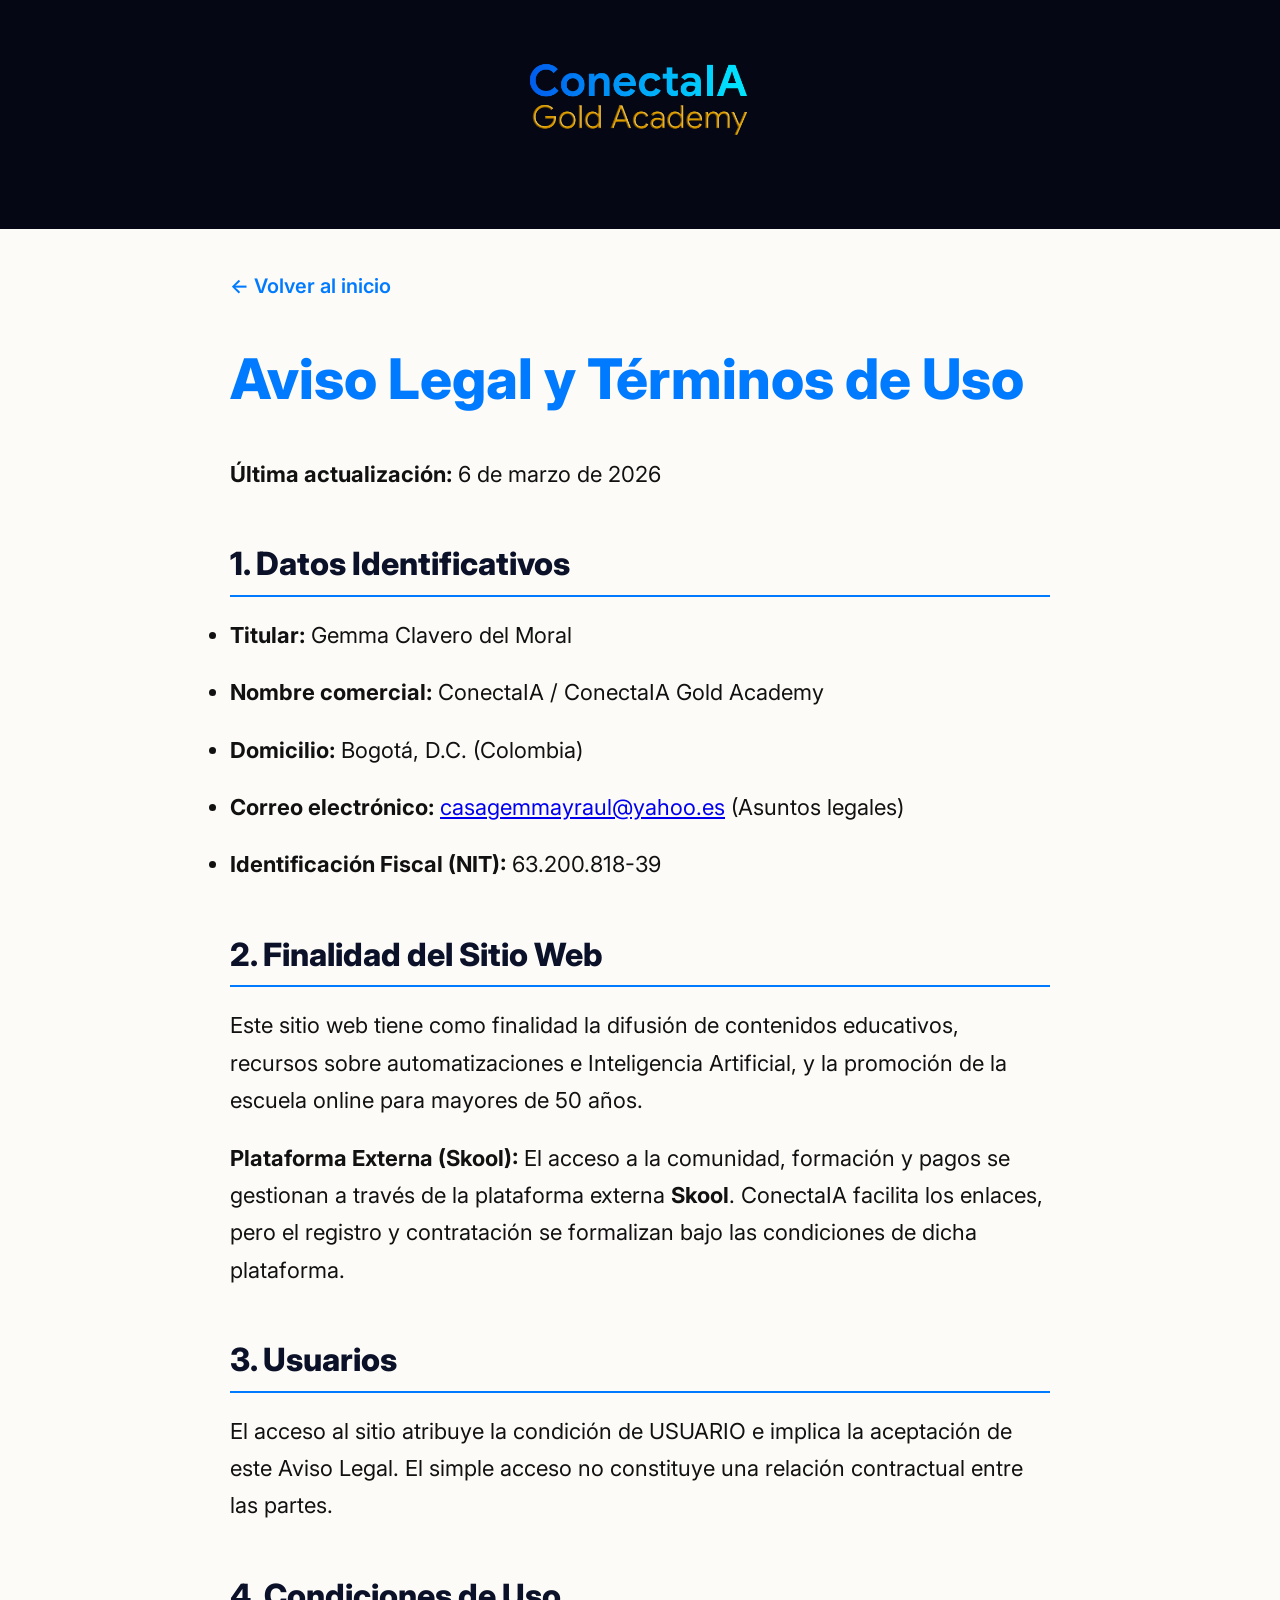
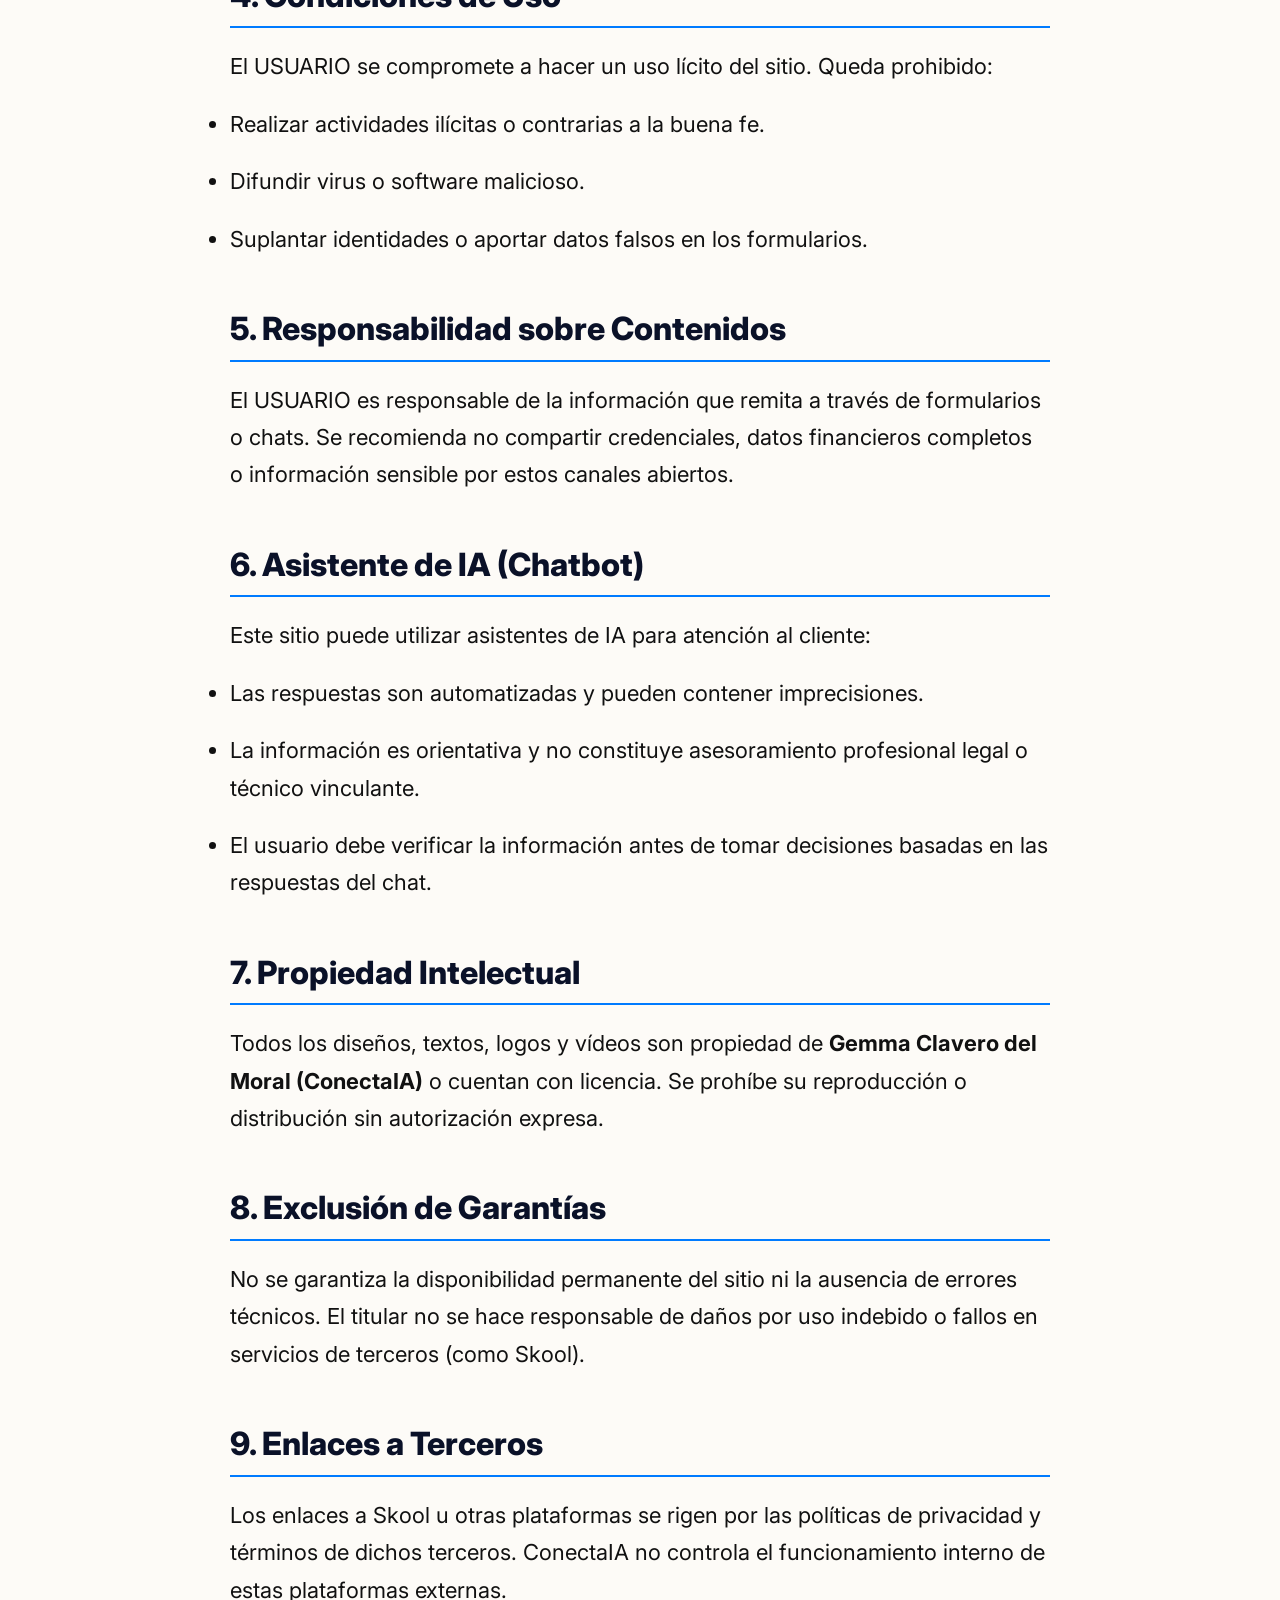
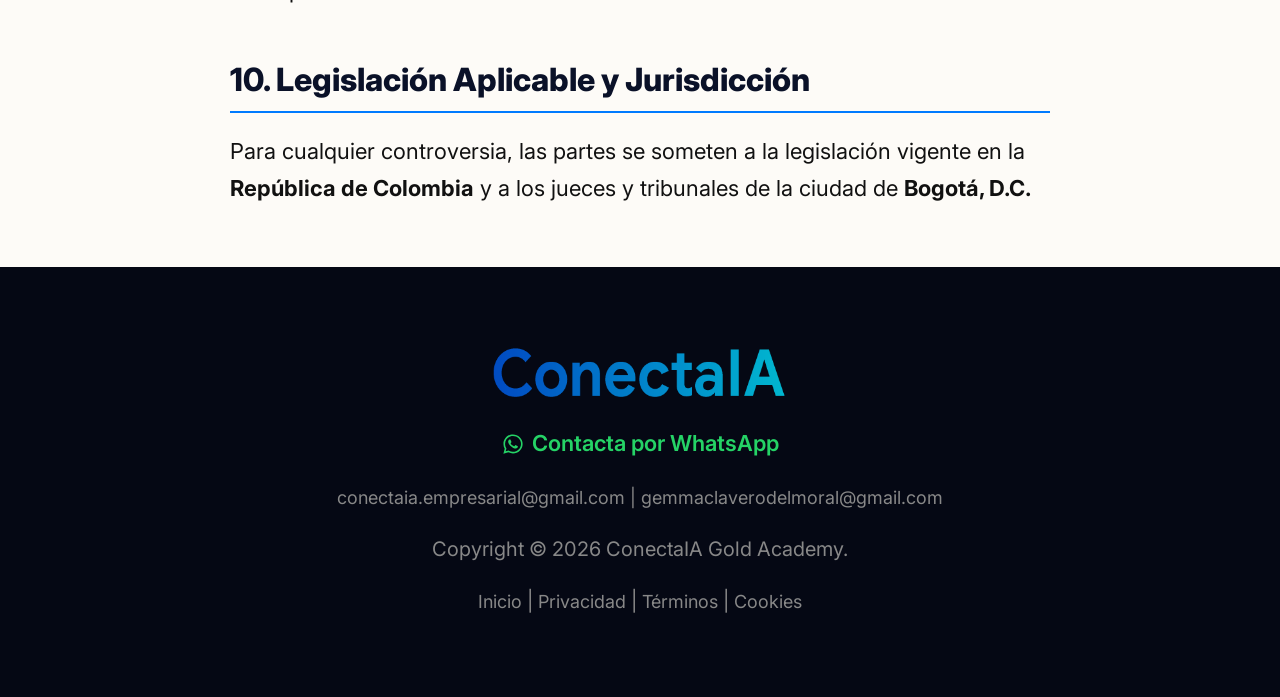
<file: aviso-legal.html>
<!DOCTYPE html>
<html lang="es">

<head>
    <meta charset="UTF-8">
    <meta name="viewport" content="width=device-width, initial-scale=1.0">
    <title>Aviso Legal - ConectaIA Gold Academy</title>
    <link rel="icon" type="image/png" href="logos/ICONO_CIA.png">
    <link rel="preconnect" href="https://fonts.googleapis.com">
    <link rel="preconnect" href="https://fonts.gstatic.com" crossorigin>
    <link href="https://fonts.googleapis.com/css2?family=Inter:wght@400;600;800&display=swap" rel="stylesheet">
    <link rel="stylesheet" href="style.css">
    <style>
        .legal-content {
            padding: var(--spacing-lg) var(--spacing-md);
            max-width: 900px;
            margin: 0 auto;
            line-height: 1.7;
            color: var(--text-dark);
        }

        .legal-content h1 {
            color: var(--accent-blue);
            margin-bottom: var(--spacing-md);
            font-size: var(--font-h1);
        }

        .legal-content h2 {
            border-bottom: 2px solid var(--accent-blue);
            padding-bottom: 10px;
            margin-top: 2.5rem;
            color: var(--bg-dark);
            font-size: 1.6rem;
        }

        .legal-content p,
        .legal-content li {
            font-size: 1.1rem;
            margin-bottom: 1rem;
        }

        .back-link {
            display: inline-block;
            margin-bottom: var(--spacing-md);
            color: var(--accent-blue);
            text-decoration: none;
            font-weight: 600;
        }
    </style>
</head>

<body style="background-color: var(--bg-primary);">

    <header class="site-footer" style="padding: 20px 0;">
        <div class="container text-center">
            <a href="index.html">
                <img src="logos/ConectaIA Gold Academy sin fondo Gold en amarillo.png" alt="Logo" class="footer-logo"
                    style="max-height: 80px; opacity: 1;">
            </a>
        </div>
    </header>

    <main class="legal-content">
        <a href="index.html" class="back-link">← Volver al inicio</a>

        <h1>Aviso Legal y Términos de Uso</h1>
        <p><strong>Última actualización:</strong> 6 de marzo de 2026</p>

        <h2>1. Datos Identificativos</h2>
        <ul>
            <li><strong>Titular:</strong> Gemma Clavero del Moral</li>
            <li><strong>Nombre comercial:</strong> ConectaIA / ConectaIA Gold Academy</li>
            <li><strong>Domicilio:</strong> Bogotá, D.C. (Colombia)</li>
            <li><strong>Correo electrónico:</strong> <a
                    href="mailto:casagemmayraul@yahoo.es">casagemmayraul@yahoo.es</a> (Asuntos legales)</li>
            <li><strong>Identificación Fiscal (NIT):</strong> 63.200.818-39</li>
        </ul>

        <h2>2. Finalidad del Sitio Web</h2>
        <p>Este sitio web tiene como finalidad la difusión de contenidos educativos, recursos sobre automatizaciones e
            Inteligencia Artificial, y la promoción de la escuela online para mayores de 50 años.</p>
        <p><strong>Plataforma Externa (Skool):</strong> El acceso a la comunidad, formación y pagos se gestionan a
            través de la plataforma externa <strong>Skool</strong>. ConectaIA facilita los enlaces, pero el registro y
            contratación se formalizan bajo las condiciones de dicha plataforma.</p>

        <h2>3. Usuarios</h2>
        <p>El acceso al sitio atribuye la condición de USUARIO e implica la aceptación de este Aviso Legal. El simple
            acceso no constituye una relación contractual entre las partes.</p>

        <h2>4. Condiciones de Uso</h2>
        <p>El USUARIO se compromete a hacer un uso lícito del sitio. Queda prohibido:</p>
        <ul>
            <li>Realizar actividades ilícitas o contrarias a la buena fe.</li>
            <li>Difundir virus o software malicioso.</li>
            <li>Suplantar identidades o aportar datos falsos en los formularios.</li>
        </ul>

        <h2>5. Responsabilidad sobre Contenidos</h2>
        <p>El USUARIO es responsable de la información que remita a través de formularios o chats. Se recomienda no
            compartir credenciales, datos financieros completos o información sensible por estos canales abiertos.</p>

        <h2>6. Asistente de IA (Chatbot)</h2>
        <p>Este sitio puede utilizar asistentes de IA para atención al cliente:</p>
        <ul>
            <li>Las respuestas son automatizadas y pueden contener imprecisiones.</li>
            <li>La información es orientativa y no constituye asesoramiento profesional legal o técnico vinculante.</li>
            <li>El usuario debe verificar la información antes de tomar decisiones basadas en las respuestas del chat.
            </li>
        </ul>

        <h2>7. Propiedad Intelectual</h2>
        <p>Todos los diseños, textos, logos y vídeos son propiedad de <strong>Gemma Clavero del Moral
                (ConectaIA)</strong> o cuentan con licencia. Se prohíbe su reproducción o distribución sin autorización
            expresa.</p>

        <h2>8. Exclusión de Garantías</h2>
        <p>No se garantiza la disponibilidad permanente del sitio ni la ausencia de errores técnicos. El titular no se
            hace responsable de daños por uso indebido o fallos en servicios de terceros (como Skool).</p>

        <h2>9. Enlaces a Terceros</h2>
        <p>Los enlaces a Skool u otras plataformas se rigen por las políticas de privacidad y términos de dichos
            terceros. ConectaIA no controla el funcionamiento interno de estas plataformas externas.</p>

        <h2>10. Legislación Aplicable y Jurisdicción</h2>
        <p>Para cualquier controversia, las partes se someten a la legislación vigente en la <strong>República de
                Colombia</strong> y a los jueces y tribunales de la ciudad de <strong>Bogotá, D.C.</strong></p>
    </main>

    <footer class="site-footer">
        <div class="container text-center">
            <img src="logos/ConectaIA sin fondo.png" alt="ConectaIA Logo" class="footer-logo">

            <div class="footer-whatsapp">
                <a href="https://wa.me/573208347273" target="_blank" class="whatsapp-link">
                    <svg class="whatsapp-icon" xmlns="http://www.w3.org/2000/svg" viewBox="0 0 448 512"
                        style="width:22px; fill:currentColor;">
                        <path
                            d="M380.9 97.1C339 55.1 283.2 32 223.9 32c-122.4 0-222 99.6-222 222 0 39.1 10.2 77.3 29.6 111L0 480l117.7-30.9c32.4 17.7 68.9 27 106.1 27h.1c122.3 0 224.1-99.6 224.1-222 0-59.3-25.2-115-67.1-157zm-157 341.6c-33.1 0-65.6-8.9-94-25.7l-6.7-4-69.8 18.3L72 359.2l-4.4-7c-18.5-29.4-28.2-63.3-28.2-98.2 0-101.7 82.8-184.5 184.6-184.5 49.3 0 95.6 19.2 130.4 54.1 34.8 34.9 56.2 81.2 56.1 130.5 0 101.8-84.9 184.6-186.6 184.6zm101.2-138.2c-5.5-2.8-32.8-16.2-37.9-18-5.1-1.9-8.8-2.8-12.5 2.8-3.7 5.6-14.3 18-17.6 21.8-3.2 3.7-6.5 4.2-12 1.4-5.5-2.8-23.2-8.5-44.2-27.3-16.3-14.5-27.3-32.5-30.5-38.1-3.2-5.6-.4-8.6 2.4-11.4 2.5-2.5 5.5-6.5 8.3-9.7 2.8-3.3 3.8-5.6 5.6-9.3 1.8-3.7.9-6.9-.5-9.7-1.4-2.8-12.5-30.1-17.1-41.2-4.5-10.8-9.1-9.3-12.5-9.5-3.2-.2-6.9-.2-10.6-.2-3.7 0-9.7 1.4-14.8 6.9-5.1 5.6-19.4 19-19.4 46.3 0 27.3 19.9 53.7 22.6 57.4 2.8 3.7 39.1 59.7 94.8 83.8 13.2 5.8 23.5 9.2 31.5 11.8 13.3 4.2 25.4 3.6 35 2.2 10.7-1.6 32.8-13.4 37.4-26.4 4.6-13 4.6-24.1 3.2-26.4-1.3-2.5-5-3.9-10.5-6.6z" />
                    </svg>
                    Contacta por WhatsApp
                </a>
            </div>

            <p class="footer-emails">
                <a href="mailto:conectaia.empresarial@gmail.com">conectaia.empresarial@gmail.com</a> |
                <a href="mailto:gemmaclaverodelmoral@gmail.com">gemmaclaverodelmoral@gmail.com</a>
            </p>

            <p class="copyright">Copyright © 2026 ConectaIA Gold Academy.</p>
            <nav class="footer-links">
                <a href="index.html">Inicio</a> |
                <a href="politica-privacidad.html">Privacidad</a> |
                <a href="terminos-condiciones.html">Términos</a> |
                <a href="politica-cookies.html">Cookies</a>
            </nav>
        </div>
    </footer>

</body>

</html>
</file>
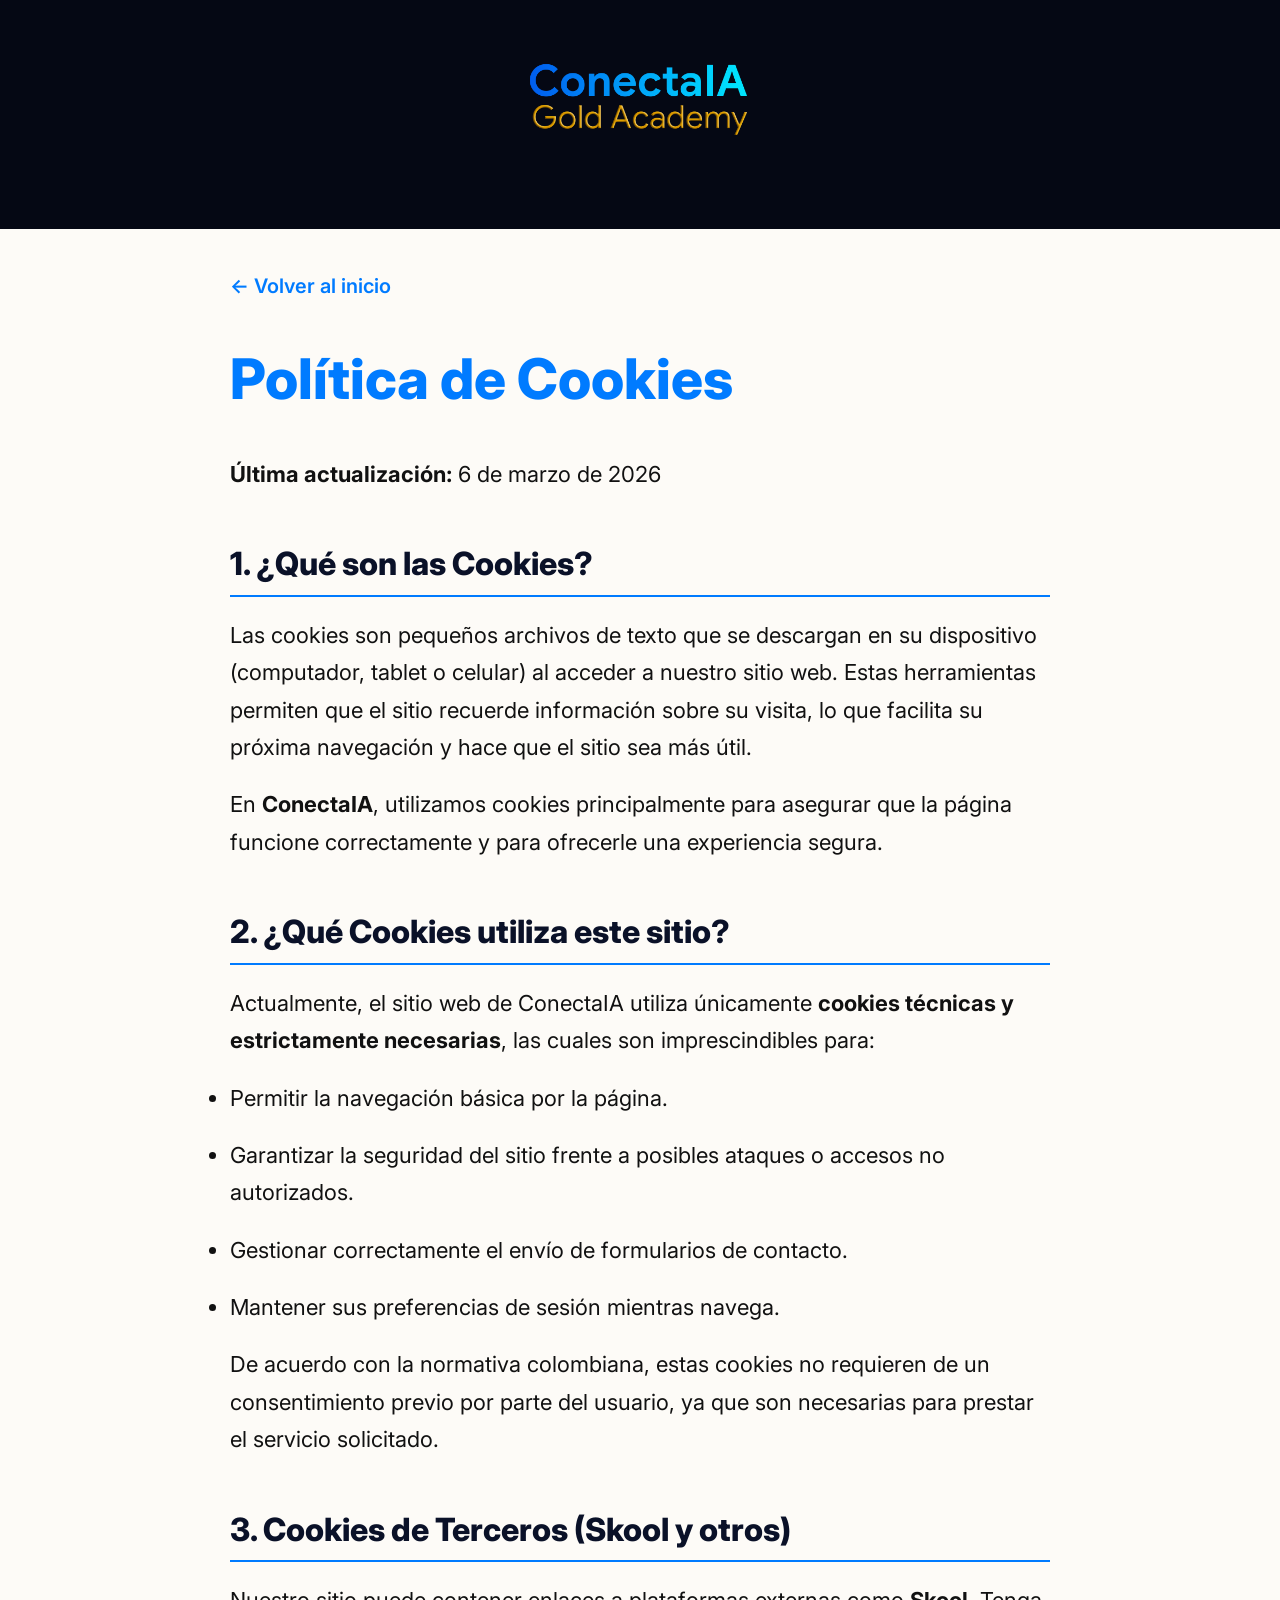
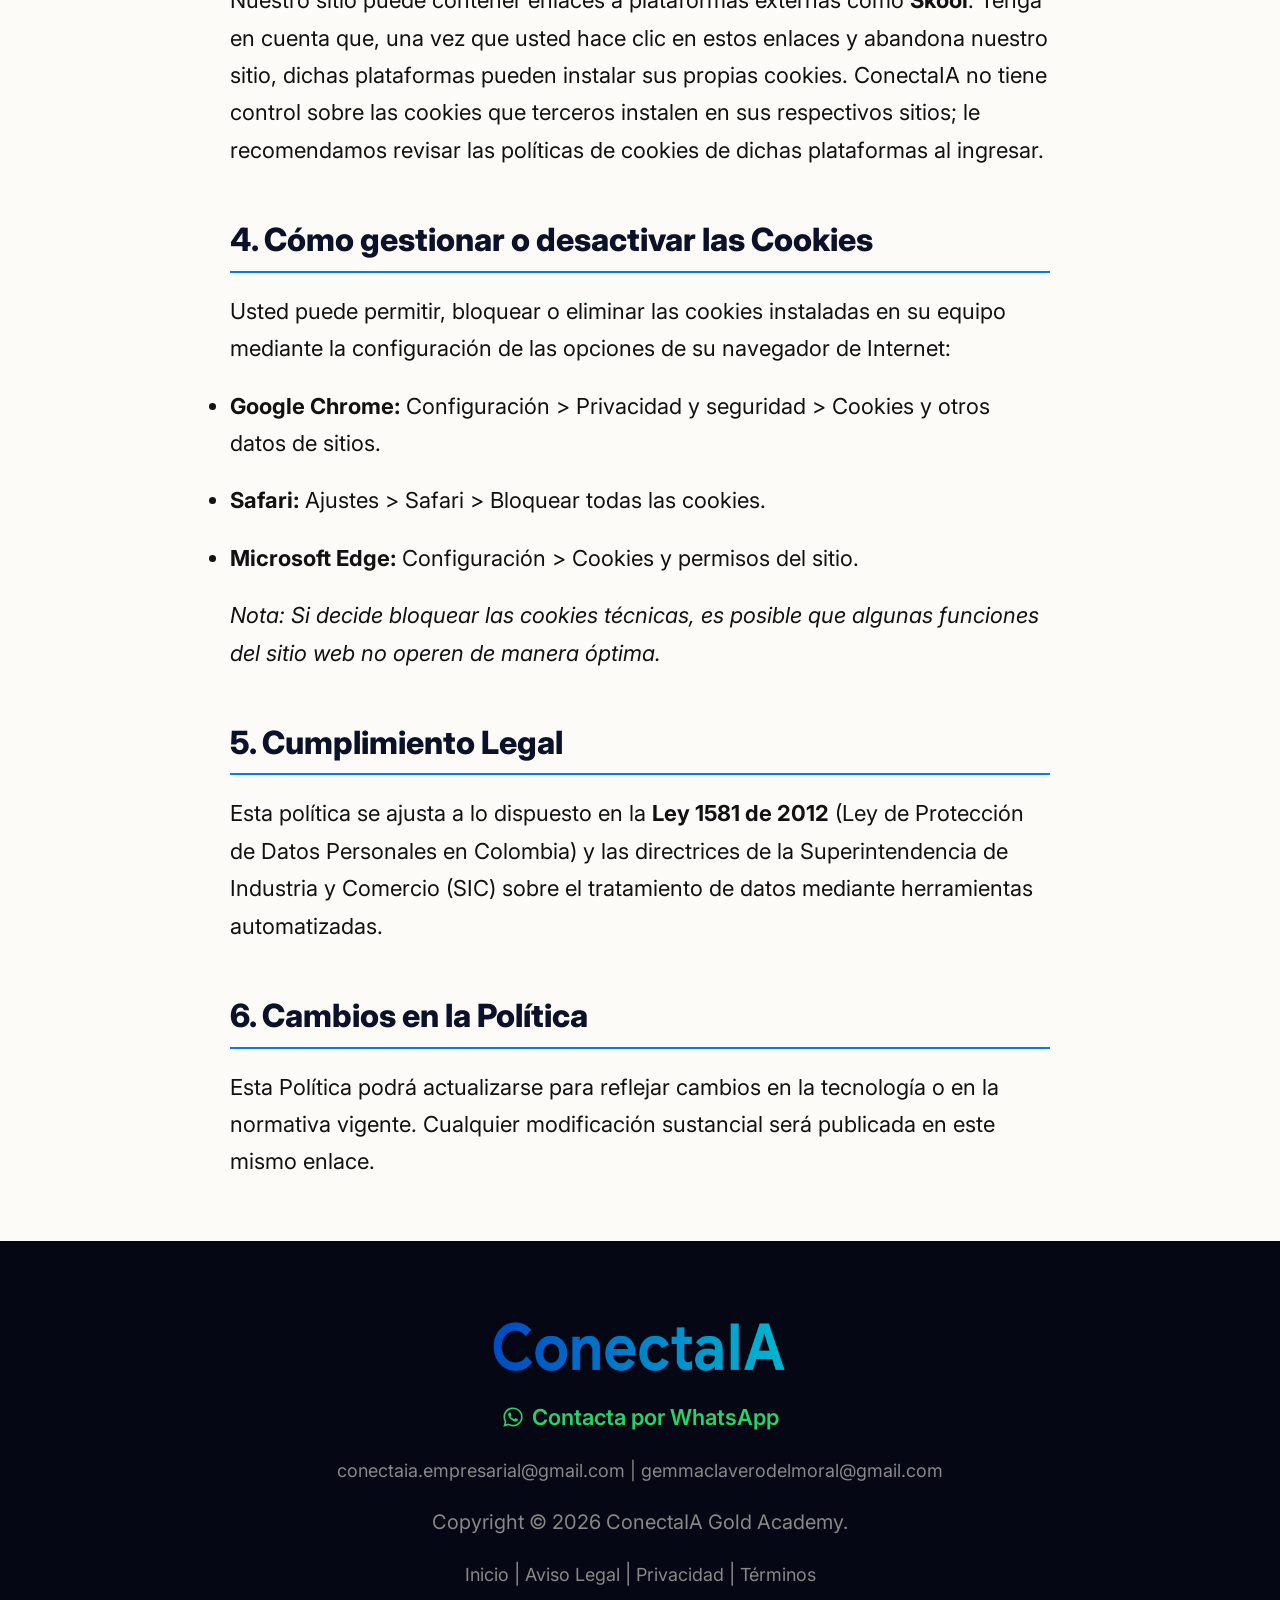
<file: politica-cookies.html>
<!DOCTYPE html>
<html lang="es">

<head>
    <meta charset="UTF-8">
    <meta name="viewport" content="width=device-width, initial-scale=1.0">
    <title>Política de Cookies - ConectaIA Gold Academy</title>
    <link rel="icon" type="image/png" href="logos/ICONO_CIA.png">
    <link rel="preconnect" href="https://fonts.googleapis.com">
    <link rel="preconnect" href="https://fonts.gstatic.com" crossorigin>
    <link href="https://fonts.googleapis.com/css2?family=Inter:wght@400;600;800&display=swap" rel="stylesheet">
    <link rel="stylesheet" href="style.css">
    <style>
        .legal-content {
            padding: var(--spacing-lg) var(--spacing-md);
            max-width: 900px;
            margin: 0 auto;
            line-height: 1.7;
            color: var(--text-dark);
        }

        .legal-content h1 {
            color: var(--accent-blue);
            margin-bottom: var(--spacing-md);
            font-size: var(--font-h1);
        }

        .legal-content h2 {
            border-bottom: 2px solid var(--accent-blue);
            padding-bottom: 10px;
            margin-top: 2.5rem;
            color: var(--bg-dark);
            font-size: 1.6rem;
        }

        .legal-content p,
        .legal-content li {
            font-size: 1.1rem;
            margin-bottom: 1rem;
        }

        .back-link {
            display: inline-block;
            margin-bottom: var(--spacing-md);
            color: var(--accent-blue);
            text-decoration: none;
            font-weight: 600;
        }
    </style>
</head>

<body style="background-color: var(--bg-primary);">

    <header class="site-footer" style="padding: 20px 0;">
        <div class="container text-center">
            <a href="index.html">
                <img src="logos/ConectaIA Gold Academy sin fondo Gold en amarillo.png" alt="Logo" class="footer-logo"
                    style="max-height: 80px; opacity: 1;">
            </a>
        </div>
    </header>

    <main class="legal-content">
        <a href="index.html" class="back-link">← Volver al inicio</a>

        <h1>Política de Cookies</h1>
        <p><strong>Última actualización:</strong> 6 de marzo de 2026</p>

        <h2>1. ¿Qué son las Cookies?</h2>
        <p>Las cookies son pequeños archivos de texto que se descargan en su dispositivo (computador, tablet o celular)
            al acceder a nuestro sitio web. Estas herramientas permiten que el sitio recuerde información sobre su
            visita, lo que facilita su próxima navegación y hace que el sitio sea más útil.</p>
        <p>En <strong>ConectaIA</strong>, utilizamos cookies principalmente para asegurar que la página funcione
            correctamente y para ofrecerle una experiencia segura.</p>

        <h2>2. ¿Qué Cookies utiliza este sitio?</h2>
        <p>Actualmente, el sitio web de ConectaIA utiliza únicamente <strong>cookies técnicas y estrictamente
                necesarias</strong>, las cuales son imprescindibles para:</p>
        <ul>
            <li>Permitir la navegación básica por la página.</li>
            <li>Garantizar la seguridad del sitio frente a posibles ataques o accesos no autorizados.</li>
            <li>Gestionar correctamente el envío de formularios de contacto.</li>
            <li>Mantener sus preferencias de sesión mientras navega.</li>
        </ul>
        <p>De acuerdo con la normativa colombiana, estas cookies no requieren de un consentimiento previo por parte del
            usuario, ya que son necesarias para prestar el servicio solicitado.</p>

        <h2>3. Cookies de Terceros (Skool y otros)</h2>
        <p>Nuestro sitio puede contener enlaces a plataformas externas como <strong>Skool</strong>. Tenga en cuenta que,
            una vez que usted hace clic en estos enlaces y abandona nuestro sitio, dichas plataformas pueden instalar
            sus propias cookies. ConectaIA no tiene control sobre las cookies que terceros instalen en sus respectivos
            sitios; le recomendamos revisar las políticas de cookies de dichas plataformas al ingresar.</p>

        <h2>4. Cómo gestionar o desactivar las Cookies</h2>
        <p>Usted puede permitir, bloquear o eliminar las cookies instaladas en su equipo mediante la configuración de
            las opciones de su navegador de Internet:</p>
        <ul>
            <li><strong>Google Chrome:</strong> Configuración > Privacidad y seguridad > Cookies y otros datos de
                sitios.</li>
            <li><strong>Safari:</strong> Ajustes > Safari > Bloquear todas las cookies.</li>
            <li><strong>Microsoft Edge:</strong> Configuración > Cookies y permisos del sitio.</li>
        </ul>
        <p><em>Nota: Si decide bloquear las cookies técnicas, es posible que algunas funciones del sitio web no operen
                de manera óptima.</em></p>

        <h2>5. Cumplimiento Legal</h2>
        <p>Esta política se ajusta a lo dispuesto en la <strong>Ley 1581 de 2012</strong> (Ley de Protección de Datos
            Personales en Colombia) y las directrices de la Superintendencia de Industria y Comercio (SIC) sobre el
            tratamiento de datos mediante herramientas automatizadas.</p>

        <h2>6. Cambios en la Política</h2>
        <p>Esta Política podrá actualizarse para reflejar cambios en la tecnología o en la normativa vigente. Cualquier
            modificación sustancial será publicada en este mismo enlace.</p>
    </main>

    <footer class="site-footer">
        <div class="container text-center">
            <img src="logos/ConectaIA sin fondo.png" alt="ConectaIA Logo" class="footer-logo">

            <div class="footer-whatsapp">
                <a href="https://wa.me/573208347273" target="_blank" class="whatsapp-link">
                    <svg class="whatsapp-icon" xmlns="http://www.w3.org/2000/svg" viewBox="0 0 448 512"
                        style="width:22px; fill:currentColor;">
                        <path
                            d="M380.9 97.1C339 55.1 283.2 32 223.9 32c-122.4 0-222 99.6-222 222 0 39.1 10.2 77.3 29.6 111L0 480l117.7-30.9c32.4 17.7 68.9 27 106.1 27h.1c122.3 0 224.1-99.6 224.1-222 0-59.3-25.2-115-67.1-157zm-157 341.6c-33.1 0-65.6-8.9-94-25.7l-6.7-4-69.8 18.3L72 359.2l-4.4-7c-18.5-29.4-28.2-63.3-28.2-98.2 0-101.7 82.8-184.5 184.6-184.5 49.3 0 95.6 19.2 130.4 54.1 34.8 34.9 56.2 81.2 56.1 130.5 0 101.8-84.9 184.6-186.6 184.6zm101.2-138.2c-5.5-2.8-32.8-16.2-37.9-18-5.1-1.9-8.8-2.8-12.5 2.8-3.7 5.6-14.3 18-17.6 21.8-3.2 3.7-6.5 4.2-12 1.4-5.5-2.8-23.2-8.5-44.2-27.3-16.3-14.5-27.3-32.5-30.5-38.1-3.2-5.6-.4-8.6 2.4-11.4 2.5-2.5 5.5-6.5 8.3-9.7 2.8-3.3 3.8-5.6 5.6-9.3 1.8-3.7.9-6.9-.5-9.7-1.4-2.8-12.5-30.1-17.1-41.2-4.5-10.8-9.1-9.3-12.5-9.5-3.2-.2-6.9-.2-10.6-.2-3.7 0-9.7 1.4-14.8 6.9-5.1 5.6-19.4 19-19.4 46.3 0 27.3 19.9 53.7 22.6 57.4 2.8 3.7 39.1 59.7 94.8 83.8 13.2 5.8 23.5 9.2 31.5 11.8 13.3 4.2 25.4 3.6 35 2.2 10.7-1.6 32.8-13.4 37.4-26.4 4.6-13 4.6-24.1 3.2-26.4-1.3-2.5-5-3.9-10.5-6.6z" />
                    </svg>
                    Contacta por WhatsApp
                </a>
            </div>

            <p class="footer-emails">
                <a href="mailto:conectaia.empresarial@gmail.com">conectaia.empresarial@gmail.com</a> |
                <a href="mailto:gemmaclaverodelmoral@gmail.com">gemmaclaverodelmoral@gmail.com</a>
            </p>

            <p class="copyright">Copyright © 2026 ConectaIA Gold Academy.</p>
            <nav class="footer-links">
                <a href="index.html">Inicio</a> |
                <a href="aviso-legal.html">Aviso Legal</a> |
                <a href="politica-privacidad.html">Privacidad</a> |
                <a href="terminos-condiciones.html">Términos</a>
            </nav>
        </div>
    </footer>

</body>

</html>
</file>
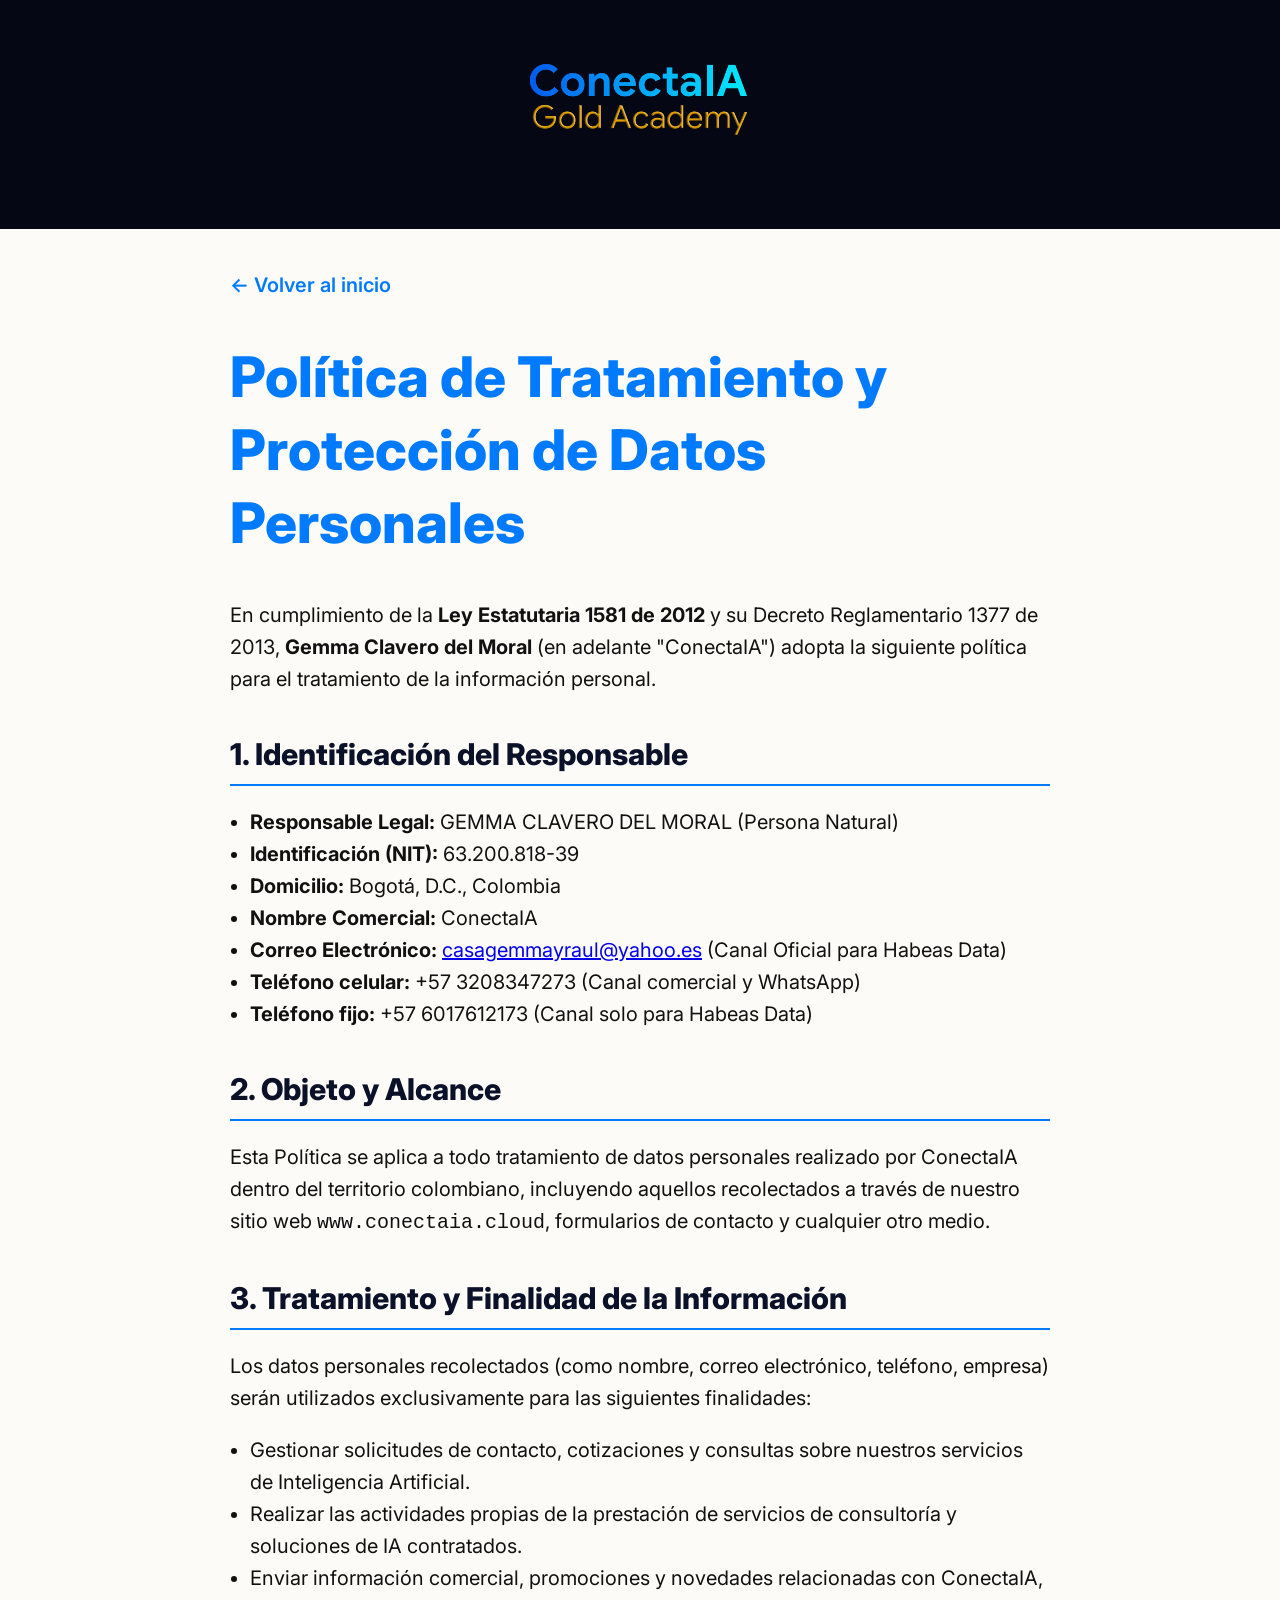
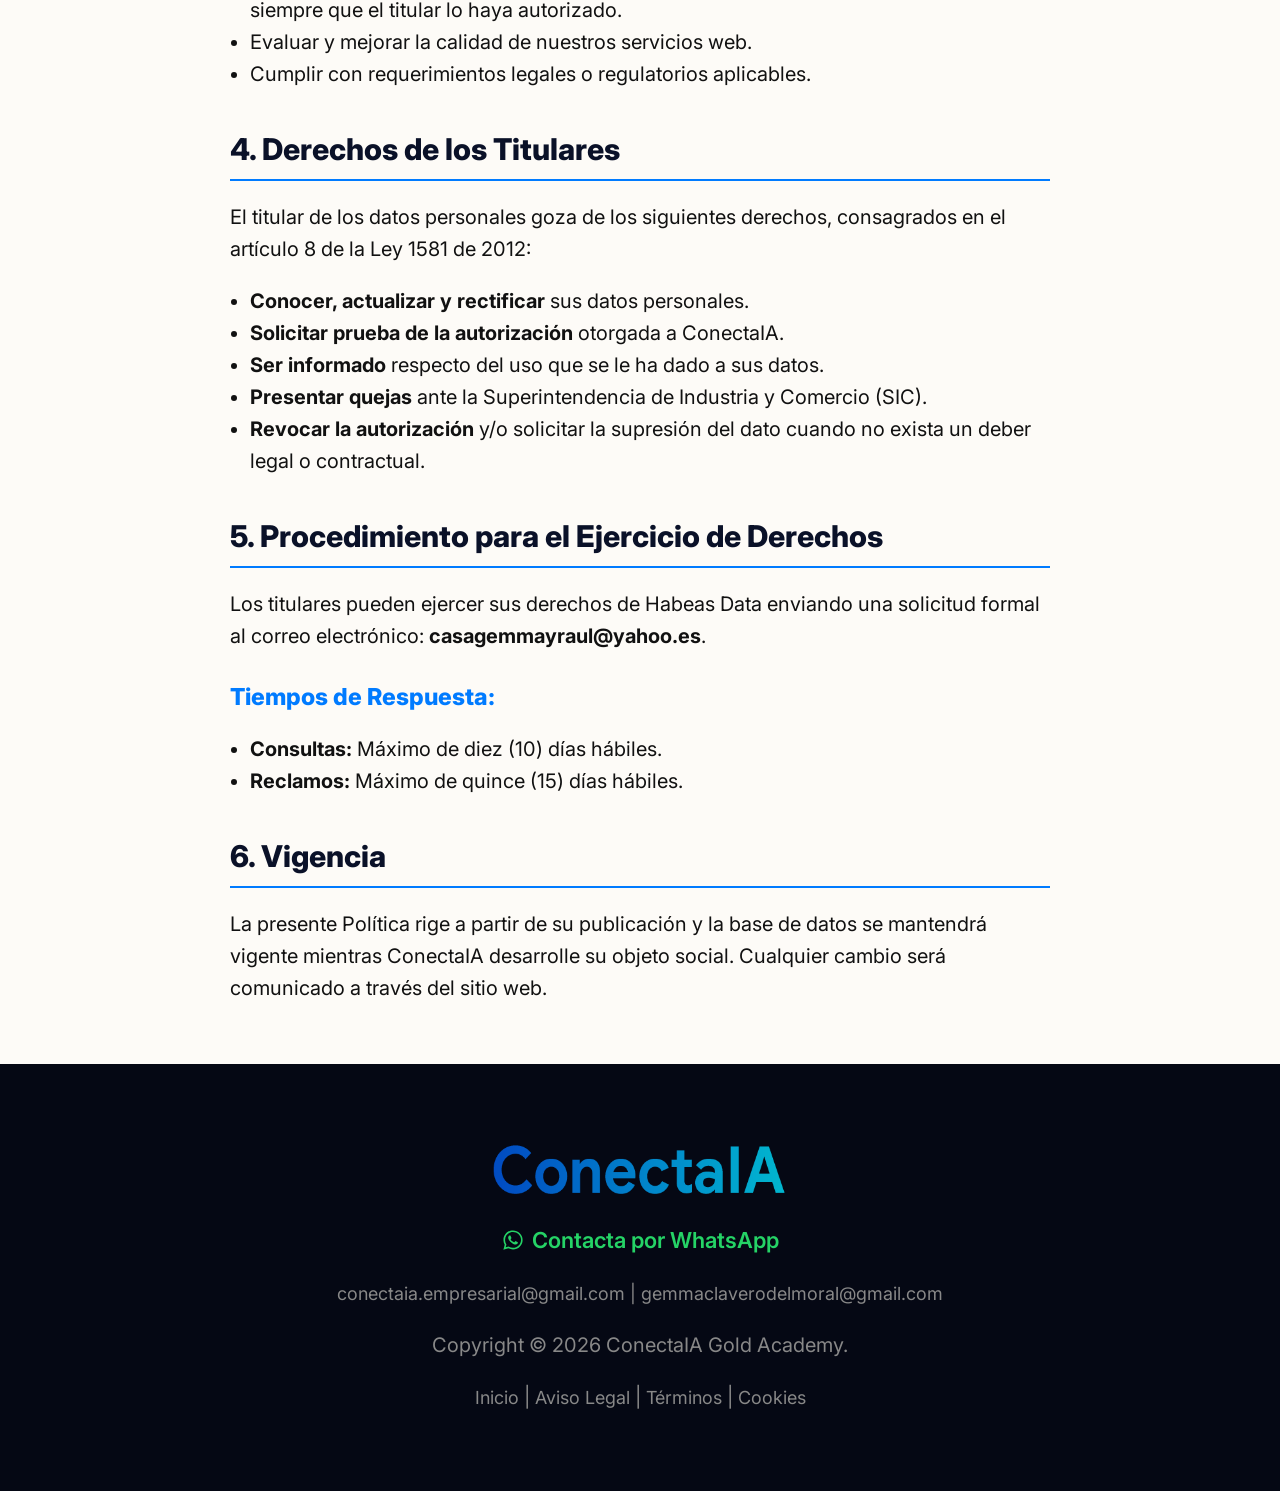
<file: politica-privacidad.html>
<!DOCTYPE html>
<html lang="es">

<head>
    <meta charset="UTF-8">
    <meta name="viewport" content="width=device-width, initial-scale=1.0">
    <title>Política de Privacidad - ConectaIA Gold Academy</title>
    <link rel="icon" type="image/png" href="logos/ICONO_CIA.png">
    <link rel="preconnect" href="https://fonts.googleapis.com">
    <link rel="preconnect" href="https://fonts.gstatic.com" crossorigin>
    <link href="https://fonts.googleapis.com/css2?family=Inter:wght@400;600;800&display=swap" rel="stylesheet">
    <link rel="stylesheet" href="style.css">
    <style>
        /* Ajustes específicos para páginas de contenido legal */
        .legal-content {
            padding: var(--spacing-lg) var(--spacing-md);
            max-width: 900px;
            margin: 0 auto;
            line-height: 1.6;
            color: var(--text-dark);
        }

        .legal-content h1 {
            color: var(--accent-blue);
            margin-bottom: var(--spacing-md);
            font-size: var(--font-h1);
        }

        .legal-content h2 {
            border-bottom: 2px solid var(--accent-blue);
            padding-bottom: 10px;
            margin-top: var(--spacing-md);
            color: var(--bg-dark);
        }

        .legal-content h3 {
            margin-top: 1.5rem;
            color: var(--accent-blue);
        }

        .legal-content ul {
            margin-left: var(--spacing-sm);
            margin-bottom: var(--spacing-sm);
        }

        .back-link {
            display: inline-block;
            margin-bottom: var(--spacing-md);
            color: var(--accent-blue);
            text-decoration: none;
            font-weight: 600;
        }

        .back-link:hover {
            text-decoration: underline;
        }
    </style>
</head>

<body style="background-color: var(--bg-primary);">

    <header class="site-footer" style="padding: 20px 0;">
        <div class="container text-center">
            <a href="index.html">
                <img src="logos/ConectaIA Gold Academy sin fondo Gold en amarillo.png" alt="Logo" class="footer-logo"
                    style="max-height: 80px; opacity: 1;">
            </a>
        </div>
    </header>

    <main class="legal-content">
        <a href="index.html" class="back-link">← Volver al inicio</a>

        <h1>Política de Tratamiento y Protección de Datos Personales</h1>

        <p>En cumplimiento de la <strong>Ley Estatutaria 1581 de 2012</strong> y su Decreto Reglamentario 1377 de 2013,
            <strong>Gemma Clavero del Moral</strong> (en adelante "ConectaIA") adopta la siguiente política para el
            tratamiento de la información personal.
        </p>

        <h2>1. Identificación del Responsable</h2>
        <ul>
            <li><strong>Responsable Legal:</strong> GEMMA CLAVERO DEL MORAL (Persona Natural)</li>
            <li><strong>Identificación (NIT):</strong> 63.200.818-39</li>
            <li><strong>Domicilio:</strong> Bogotá, D.C., Colombia</li>
            <li><strong>Nombre Comercial:</strong> ConectaIA</li>
            <li><strong>Correo Electrónico:</strong> <a
                    href="mailto:casagemmayraul@yahoo.es">casagemmayraul@yahoo.es</a> (Canal Oficial para Habeas Data)
            </li>
            <li><strong>Teléfono celular:</strong> +57 3208347273 (Canal comercial y WhatsApp)</li>
            <li><strong>Teléfono fijo:</strong> +57 6017612173 (Canal solo para Habeas Data)</li>
        </ul>

        <h2>2. Objeto y Alcance</h2>
        <p>Esta Política se aplica a todo tratamiento de datos personales realizado por ConectaIA dentro del territorio
            colombiano, incluyendo aquellos recolectados a través de nuestro sitio web <code>www.conectaia.cloud</code>,
            formularios de contacto y cualquier otro medio.</p>

        <h2>3. Tratamiento y Finalidad de la Información</h2>
        <p>Los datos personales recolectados (como nombre, correo electrónico, teléfono, empresa) serán utilizados
            exclusivamente para las siguientes finalidades:</p>
        <ul>
            <li>Gestionar solicitudes de contacto, cotizaciones y consultas sobre nuestros servicios de Inteligencia
                Artificial.</li>
            <li>Realizar las actividades propias de la prestación de servicios de consultoría y soluciones de IA
                contratados.</li>
            <li>Enviar información comercial, promociones y novedades relacionadas con ConectaIA, siempre que el titular
                lo haya autorizado.</li>
            <li>Evaluar y mejorar la calidad de nuestros servicios web.</li>
            <li>Cumplir con requerimientos legales o regulatorios aplicables.</li>
        </ul>

        <h2>4. Derechos de los Titulares</h2>
        <p>El titular de los datos personales goza de los siguientes derechos, consagrados en el artículo 8 de la Ley
            1581 de 2012:</p>
        <ul>
            <li><strong>Conocer, actualizar y rectificar</strong> sus datos personales.</li>
            <li><strong>Solicitar prueba de la autorización</strong> otorgada a ConectaIA.</li>
            <li><strong>Ser informado</strong> respecto del uso que se le ha dado a sus datos.</li>
            <li><strong>Presentar quejas</strong> ante la Superintendencia de Industria y Comercio (SIC).</li>
            <li><strong>Revocar la autorización</strong> y/o solicitar la supresión del dato cuando no exista un deber
                legal o contractual.</li>
        </ul>

        <h2>5. Procedimiento para el Ejercicio de Derechos</h2>
        <p>Los titulares pueden ejercer sus derechos de Habeas Data enviando una solicitud formal al correo electrónico:
            <strong>casagemmayraul@yahoo.es</strong>.
        </p>

        <h3>Tiempos de Respuesta:</h3>
        <ul>
            <li><strong>Consultas:</strong> Máximo de diez (10) días hábiles.</li>
            <li><strong>Reclamos:</strong> Máximo de quince (15) días hábiles.</li>
        </ul>

        <h2>6. Vigencia</h2>
        <p>La presente Política rige a partir de su publicación y la base de datos se mantendrá vigente mientras
            ConectaIA desarrolle su objeto social. Cualquier cambio será comunicado a través del sitio web.</p>
    </main>

    <footer class="site-footer">
        <div class="container text-center">
            <img src="logos/ConectaIA sin fondo.png" alt="ConectaIA Logo" class="footer-logo">

            <div class="footer-whatsapp">
                <a href="https://wa.me/573208347273" target="_blank" class="whatsapp-link">
                    <svg class="whatsapp-icon" xmlns="http://www.w3.org/2000/svg" viewBox="0 0 448 512"
                        style="width:22px; fill:currentColor;">
                        <path
                            d="M380.9 97.1C339 55.1 283.2 32 223.9 32c-122.4 0-222 99.6-222 222 0 39.1 10.2 77.3 29.6 111L0 480l117.7-30.9c32.4 17.7 68.9 27 106.1 27h.1c122.3 0 224.1-99.6 224.1-222 0-59.3-25.2-115-67.1-157zm-157 341.6c-33.1 0-65.6-8.9-94-25.7l-6.7-4-69.8 18.3L72 359.2l-4.4-7c-18.5-29.4-28.2-63.3-28.2-98.2 0-101.7 82.8-184.5 184.6-184.5 49.3 0 95.6 19.2 130.4 54.1 34.8 34.9 56.2 81.2 56.1 130.5 0 101.8-84.9 184.6-186.6 184.6zm101.2-138.2c-5.5-2.8-32.8-16.2-37.9-18-5.1-1.9-8.8-2.8-12.5 2.8-3.7 5.6-14.3 18-17.6 21.8-3.2 3.7-6.5 4.2-12 1.4-5.5-2.8-23.2-8.5-44.2-27.3-16.3-14.5-27.3-32.5-30.5-38.1-3.2-5.6-.4-8.6 2.4-11.4 2.5-2.5 5.5-6.5 8.3-9.7 2.8-3.3 3.8-5.6 5.6-9.3 1.8-3.7.9-6.9-.5-9.7-1.4-2.8-12.5-30.1-17.1-41.2-4.5-10.8-9.1-9.3-12.5-9.5-3.2-.2-6.9-.2-10.6-.2-3.7 0-9.7 1.4-14.8 6.9-5.1 5.6-19.4 19-19.4 46.3 0 27.3 19.9 53.7 22.6 57.4 2.8 3.7 39.1 59.7 94.8 83.8 13.2 5.8 23.5 9.2 31.5 11.8 13.3 4.2 25.4 3.6 35 2.2 10.7-1.6 32.8-13.4 37.4-26.4 4.6-13 4.6-24.1 3.2-26.4-1.3-2.5-5-3.9-10.5-6.6z" />
                    </svg>
                    Contacta por WhatsApp
                </a>
            </div>

            <p class="footer-emails">
                <a href="mailto:conectaia.empresarial@gmail.com">conectaia.empresarial@gmail.com</a> |
                <a href="mailto:gemmaclaverodelmoral@gmail.com">gemmaclaverodelmoral@gmail.com</a>
            </p>

            <p class="copyright">Copyright © 2026 ConectaIA Gold Academy.</p>
            <nav class="footer-links">
                <a href="index.html">Inicio</a> |
                <a href="aviso-legal.html">Aviso Legal</a> |
                <a href="terminos-condiciones.html">Términos</a> |
                <a href="politica-cookies.html">Cookies</a>
            </nav>
        </div>
    </footer>

</body>

</html>
</file>
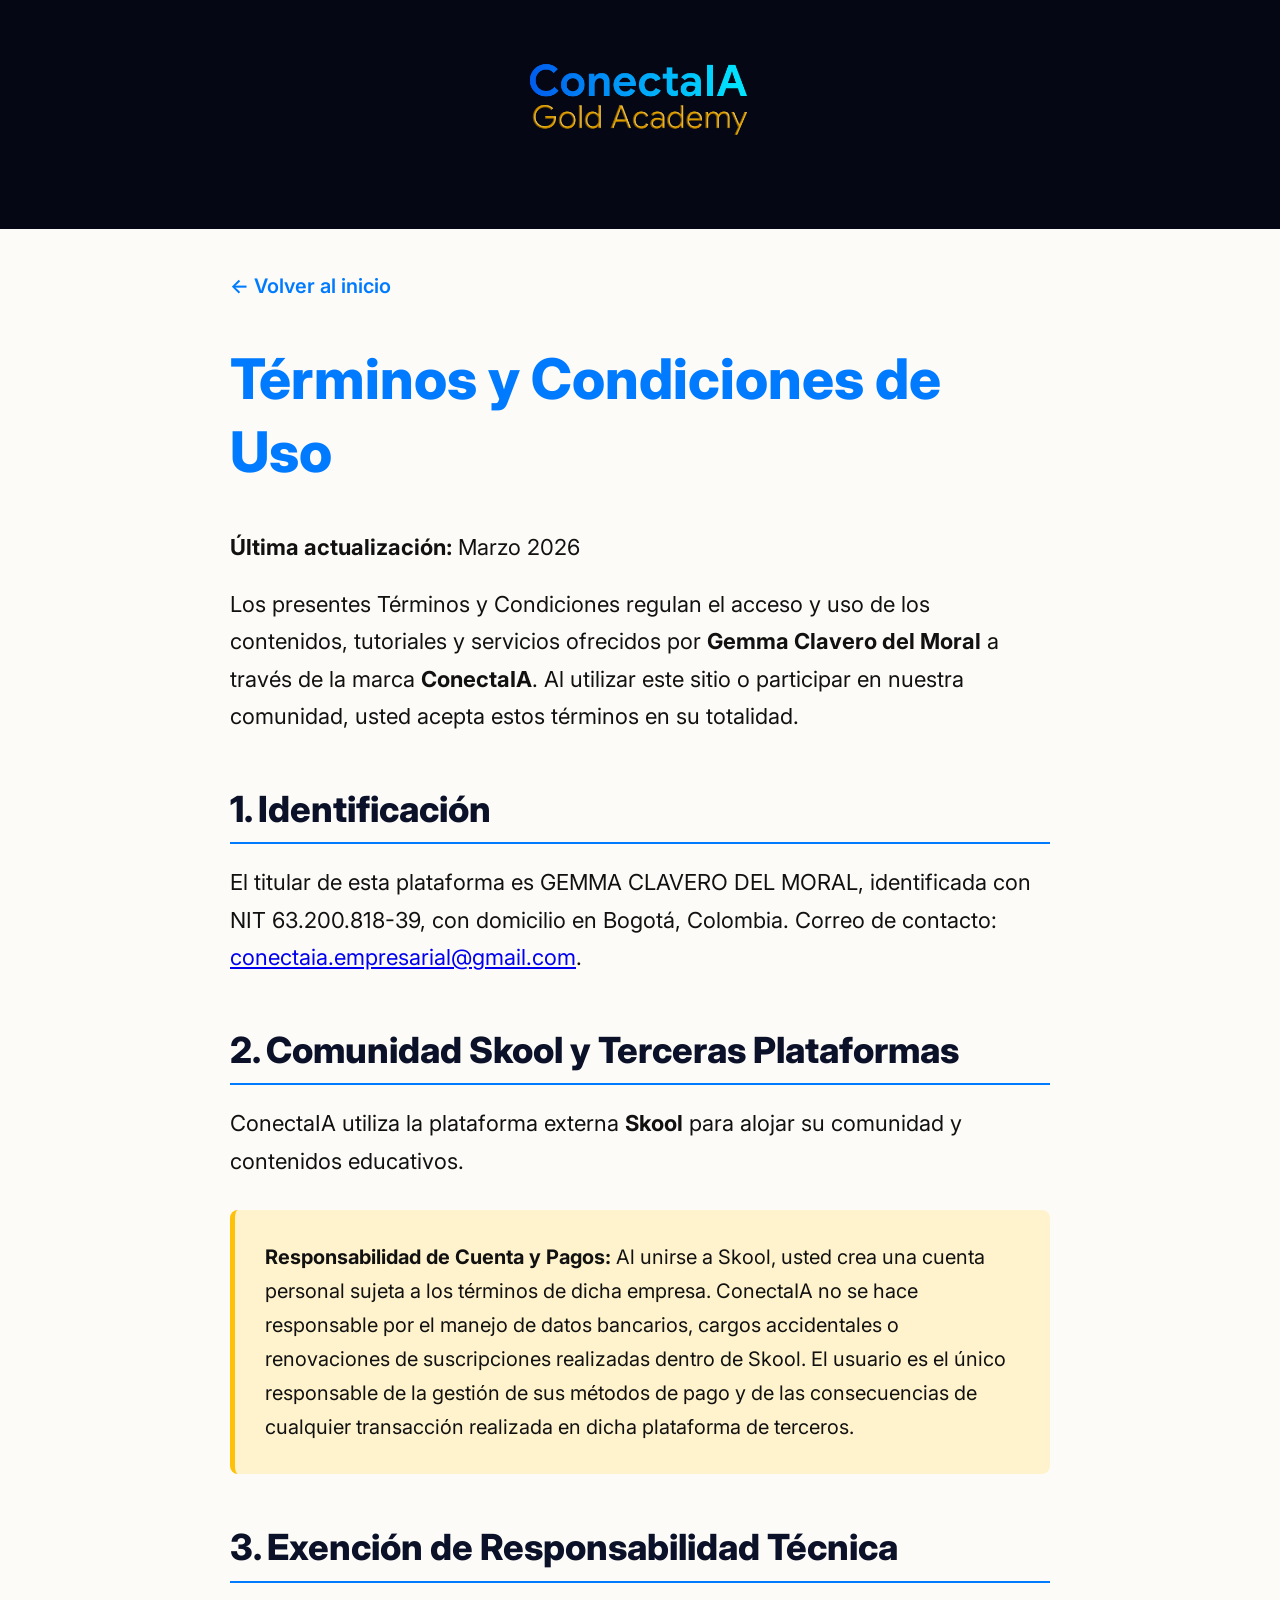
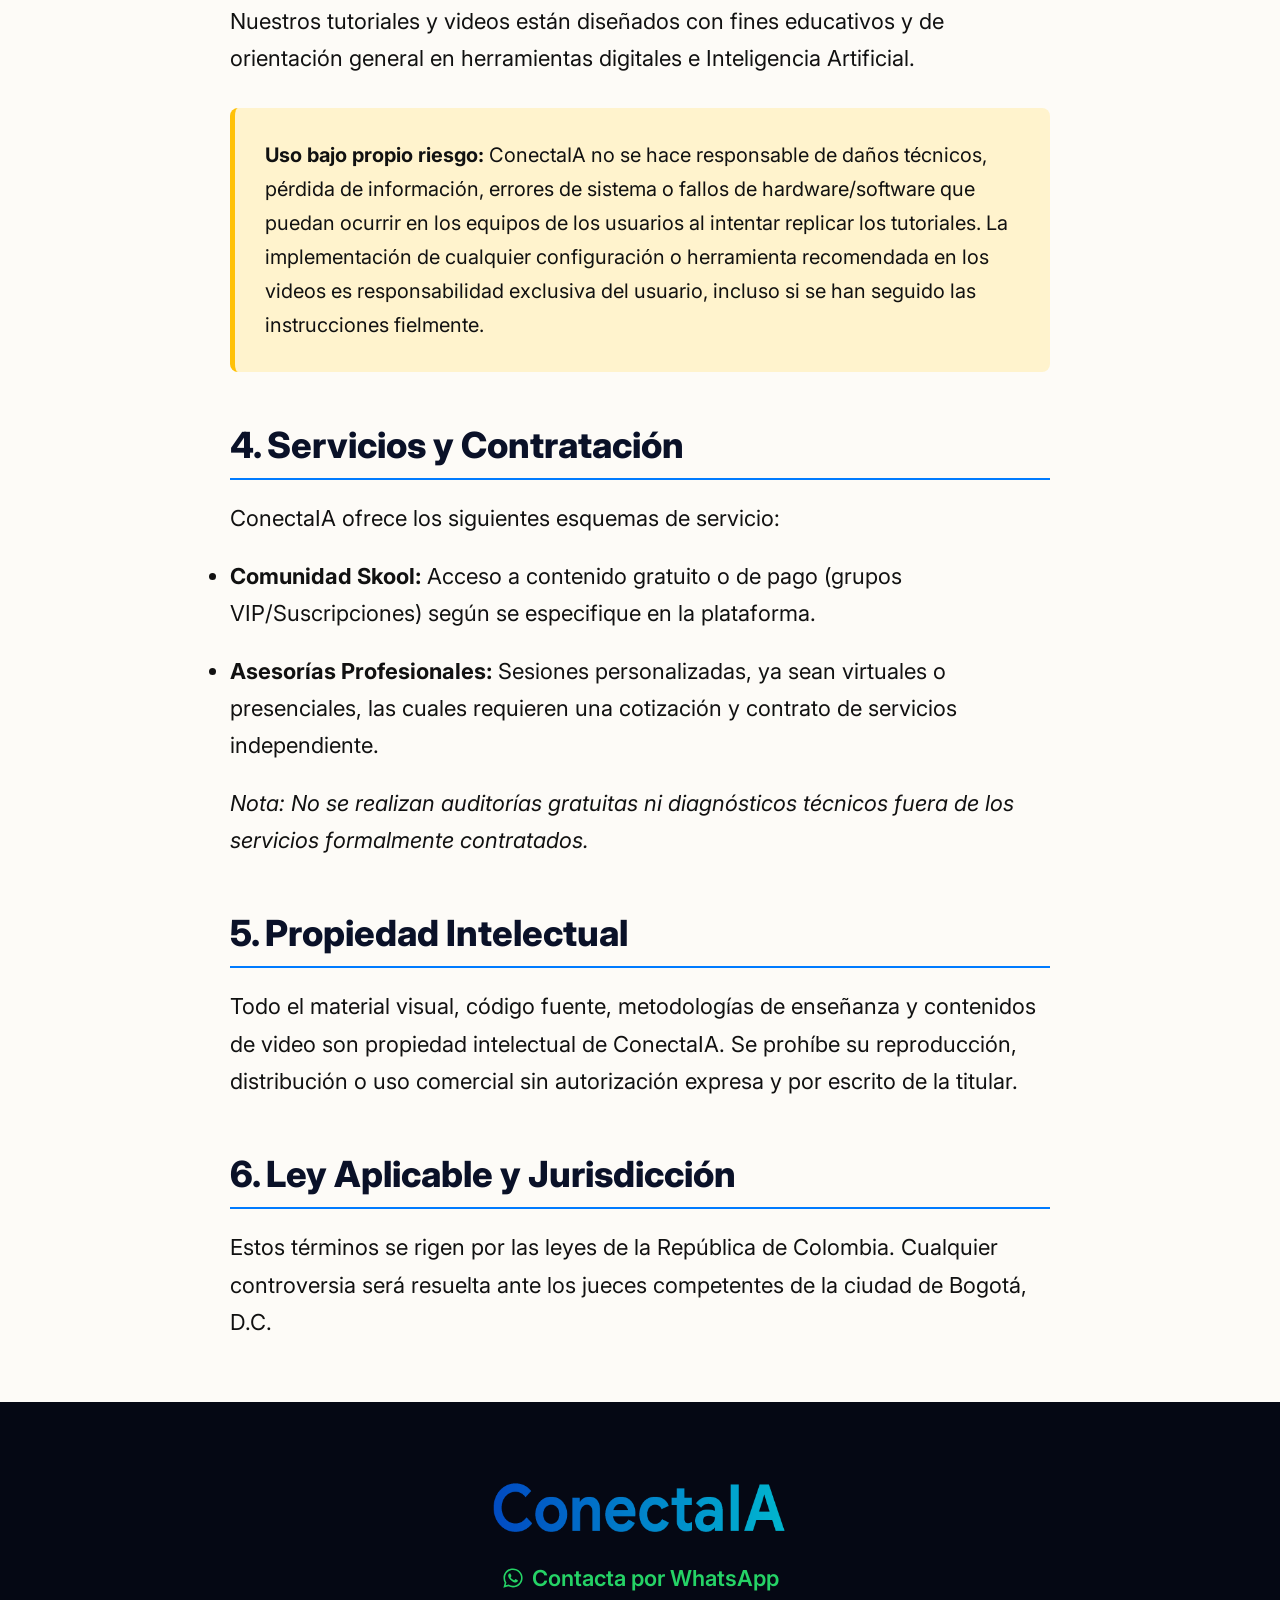
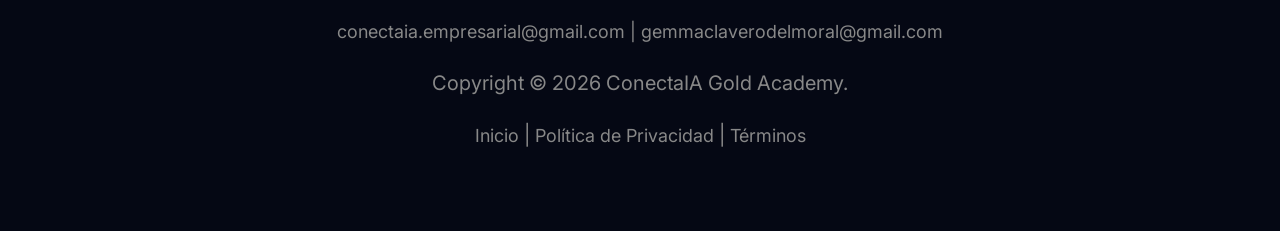
<file: terminos-condiciones.html>
<!DOCTYPE html>
<html lang="es">

<head>
    <meta charset="UTF-8">
    <meta name="viewport" content="width=device-width, initial-scale=1.0">
    <title>Términos y Condiciones - ConectaIA Gold Academy</title>
    <link rel="icon" type="image/png" href="logos/ICONO_CIA.png">
    <link rel="preconnect" href="https://fonts.googleapis.com">
    <link rel="preconnect" href="https://fonts.gstatic.com" crossorigin>
    <link href="https://fonts.googleapis.com/css2?family=Inter:wght@400;600;800&display=swap" rel="stylesheet">
    <link rel="stylesheet" href="style.css">
    <style>
        .legal-content {
            padding: var(--spacing-lg) var(--spacing-md);
            max-width: 900px;
            margin: 0 auto;
            line-height: 1.7;
            color: var(--text-dark);
        }

        .legal-content h1 {
            color: var(--accent-blue);
            margin-bottom: var(--spacing-md);
            font-size: var(--font-h1);
        }

        .legal-content h2 {
            border-bottom: 2px solid var(--accent-blue);
            padding-bottom: 10px;
            margin-top: 2.5rem;
            color: var(--bg-dark);
            font-size: 1.8rem;
        }

        .legal-content p,
        .legal-content li {
            font-size: 1.1rem;
            margin-bottom: 1rem;
        }

        .highlight-box {
            background-color: #fff3cd;
            border-left: 5px solid #ffc107;
            padding: 1.5rem;
            margin: 1.5rem 0;
            border-radius: 8px;
        }

        .back-link {
            display: inline-block;
            margin-bottom: var(--spacing-md);
            color: var(--accent-blue);
            text-decoration: none;
            font-weight: 600;
        }
    </style>
</head>

<body style="background-color: var(--bg-primary);">

    <header class="site-footer" style="padding: 20px 0;">
        <div class="container text-center">
            <a href="index.html">
                <img src="logos/ConectaIA Gold Academy sin fondo Gold en amarillo.png" alt="Logo" class="footer-logo"
                    style="max-height: 80px; opacity: 1;">
            </a>
        </div>
    </header>

    <main class="legal-content">
        <a href="index.html" class="back-link">← Volver al inicio</a>

        <h1>Términos y Condiciones de Uso</h1>
        <p><strong>Última actualización:</strong> Marzo 2026</p>

        <p>Los presentes Términos y Condiciones regulan el acceso y uso de los contenidos, tutoriales y servicios
            ofrecidos por <strong>Gemma Clavero del Moral</strong> a través de la marca <strong>ConectaIA</strong>. Al
            utilizar este sitio o participar en nuestra comunidad, usted acepta estos términos en su totalidad.</p>

        <h2>1. Identificación</h2>
        <p>El titular de esta plataforma es GEMMA CLAVERO DEL MORAL, identificada con NIT 63.200.818-39, con domicilio
            en Bogotá, Colombia. Correo de contacto: <a
                href="mailto:conectaia.empresarial@gmail.com">conectaia.empresarial@gmail.com</a>.</p>

        <h2>2. Comunidad Skool y Terceras Plataformas</h2>
        <p>ConectaIA utiliza la plataforma externa <strong>Skool</strong> para alojar su comunidad y contenidos
            educativos.</p>
        <div class="highlight-box">
            <strong>Responsabilidad de Cuenta y Pagos:</strong> Al unirse a Skool, usted crea una cuenta personal sujeta
            a los términos de dicha empresa. ConectaIA no se hace responsable por el manejo de datos bancarios, cargos
            accidentales o renovaciones de suscripciones realizadas dentro de Skool. El usuario es el único responsable
            de la gestión de sus métodos de pago y de las consecuencias de cualquier transacción realizada en dicha
            plataforma de terceros.
        </div>

        <h2>3. Exención de Responsabilidad Técnica</h2>
        <p>Nuestros tutoriales y videos están diseñados con fines educativos y de orientación general en herramientas
            digitales e Inteligencia Artificial.</p>
        <div class="highlight-box">
            <strong>Uso bajo propio riesgo:</strong> ConectaIA no se hace responsable de daños técnicos, pérdida de
            información, errores de sistema o fallos de hardware/software que puedan ocurrir en los equipos de los
            usuarios al intentar replicar los tutoriales. La implementación de cualquier configuración o herramienta
            recomendada en los videos es responsabilidad exclusiva del usuario, incluso si se han seguido las
            instrucciones fielmente.
        </div>

        <h2>4. Servicios y Contratación</h2>
        <p>ConectaIA ofrece los siguientes esquemas de servicio:</p>
        <ul>
            <li><strong>Comunidad Skool:</strong> Acceso a contenido gratuito o de pago (grupos VIP/Suscripciones) según
                se especifique en la plataforma.</li>
            <li><strong>Asesorías Profesionales:</strong> Sesiones personalizadas, ya sean virtuales o presenciales, las
                cuales requieren una cotización y contrato de servicios independiente.</li>
        </ul>
        <p><em>Nota: No se realizan auditorías gratuitas ni diagnósticos técnicos fuera de los servicios formalmente
                contratados.</em></p>

        <h2>5. Propiedad Intelectual</h2>
        <p>Todo el material visual, código fuente, metodologías de enseñanza y contenidos de video son propiedad
            intelectual de ConectaIA. Se prohíbe su reproducción, distribución o uso comercial sin autorización expresa
            y por escrito de la titular.</p>

        <h2>6. Ley Aplicable y Jurisdicción</h2>
        <p>Estos términos se rigen por las leyes de la República de Colombia. Cualquier controversia será resuelta ante
            los jueces competentes de la ciudad de Bogotá, D.C.</p>
    </main>

    <footer class="site-footer">
        <div class="container text-center">
            <img src="logos/ConectaIA sin fondo.png" alt="ConectaIA Logo" class="footer-logo">

            <div class="footer-whatsapp">
                <a href="https://wa.me/573208347273" target="_blank" class="whatsapp-link">
                    <svg class="whatsapp-icon" xmlns="http://www.w3.org/2000/svg" viewBox="0 0 448 512"
                        style="width:22px; fill:currentColor;">
                        <path
                            d="M380.9 97.1C339 55.1 283.2 32 223.9 32c-122.4 0-222 99.6-222 222 0 39.1 10.2 77.3 29.6 111L0 480l117.7-30.9c32.4 17.7 68.9 27 106.1 27h.1c122.3 0 224.1-99.6 224.1-222 0-59.3-25.2-115-67.1-157zm-157 341.6c-33.1 0-65.6-8.9-94-25.7l-6.7-4-69.8 18.3L72 359.2l-4.4-7c-18.5-29.4-28.2-63.3-28.2-98.2 0-101.7 82.8-184.5 184.6-184.5 49.3 0 95.6 19.2 130.4 54.1 34.8 34.9 56.2 81.2 56.1 130.5 0 101.8-84.9 184.6-186.6 184.6zm101.2-138.2c-5.5-2.8-32.8-16.2-37.9-18-5.1-1.9-8.8-2.8-12.5 2.8-3.7 5.6-14.3 18-17.6 21.8-3.2 3.7-6.5 4.2-12 1.4-5.5-2.8-23.2-8.5-44.2-27.3-16.3-14.5-27.3-32.5-30.5-38.1-3.2-5.6-.4-8.6 2.4-11.4 2.5-2.5 5.5-6.5 8.3-9.7 2.8-3.3 3.8-5.6 5.6-9.3 1.8-3.7.9-6.9-.5-9.7-1.4-2.8-12.5-30.1-17.1-41.2-4.5-10.8-9.1-9.3-12.5-9.5-3.2-.2-6.9-.2-10.6-.2-3.7 0-9.7 1.4-14.8 6.9-5.1 5.6-19.4 19-19.4 46.3 0 27.3 19.9 53.7 22.6 57.4 2.8 3.7 39.1 59.7 94.8 83.8 13.2 5.8 23.5 9.2 31.5 11.8 13.3 4.2 25.4 3.6 35 2.2 10.7-1.6 32.8-13.4 37.4-26.4 4.6-13 4.6-24.1 3.2-26.4-1.3-2.5-5-3.9-10.5-6.6z" />
                    </svg>
                    Contacta por WhatsApp
                </a>
            </div>

            <p class="footer-emails">
                <a href="mailto:conectaia.empresarial@gmail.com">conectaia.empresarial@gmail.com</a> |
                <a href="mailto:gemmaclaverodelmoral@gmail.com">gemmaclaverodelmoral@gmail.com</a>
            </p>

            <p class="copyright">Copyright © 2026 ConectaIA Gold Academy.</p>
            <nav class="footer-links">
                <a href="index.html">Inicio</a> |
                <a href="politica-privacidad.html">Política de Privacidad</a> |
                <a href="#">Términos</a>
            </nav>
        </div>
    </footer>

</body>

</html>
</file>
<file: style.css>
/* style.css - Diseño enfocado en accesibilidad (Presbicia) y usabilidad simple */

:root {
    /* Paleta Corporativa de ConectaIA Gold Academy */
    /* Fondo principal crema muy suave para no fatigar la vista */
    --bg-primary: #FDFBF7;
    --bg-secondary: #FDFBF7;

    /* Fondos oscuros para Hero y Footer (alto contraste) */
    --bg-dark: #0A1128;

    /* Colores Acento (Extraídos idealmente de los logos) */
    --accent-blue: #007BFF;
    --accent-blue-hover: #0056b3;
    --neon-highlight: #00E5FF;

    /* Textos (Alto contraste, nunca font-weight muy ligero) */
    --text-dark: #111111;
    --text-light: #F8F9FA;
    --text-gray: #333333;

    /* Tamaños Tipográficos base (Gigantes para presbicia) */
    --font-base: 20px;
    --font-h1: 2.8rem;
    --font-h2: 2.2rem;
    --font-h3: 1.5rem;

    /* Espaciados */
    --spacing-sm: 1rem;
    --spacing-md: 2rem;
    --spacing-lg: 2rem;
    --spacing-xl: 6rem;
}

/* Base Styles */
* {
    box-sizing: border-box;
    margin: 0;
    padding: 0;
}

html {
    scroll-behavior: smooth;
    font-size: var(--font-base);
}

body {
    font-family: 'Inter', Arial, sans-serif;
    background-color: var(--bg-primary);
    color: var(--text-dark);
    line-height: 1.6;
    overflow-x: hidden;
}

/* Tipografía Base */
h1,
h2,
h3,
h4 {
    font-weight: 800;
    line-height: 1.3;
    margin-bottom: var(--spacing-sm);
    color: var(--text-dark);
}

p {
    margin-bottom: var(--spacing-sm);
}

.text-center {
    text-align: center;
}

.mt-large {
    margin-top: var(--spacing-lg);
}

.hidden {
    display: none !important;
}

/* Contenedor Principal (Con padding lateral seguro para móviles) */
.container {
    max-width: 1200px;
    margin: 0 auto;
    padding: var(--spacing-lg) 20px;
}

.pb-0 {
    padding-bottom: 0;
}

/* ==========================================================
   EFECTO DE REVELADO Y STAGGER (CORREGIDO)
   ========================================================== */

@keyframes fadeUp {
    from {
        opacity: 0;
        transform: translateY(45px);
    }

    to {
        opacity: 1;
        transform: translateY(0);
    }
}

.logo-container {
    animation: fadeUp 0.9s cubic-bezier(0.16, 1, 0.3, 1) 0.1s both;
}

.hero-header {
    animation: fadeUp 0.9s cubic-bezier(0.16, 1, 0.3, 1) 0.35s both;
}

.vsl-container {
    animation: fadeUp 0.9s cubic-bezier(0.16, 1, 0.3, 1) 0.6s both;
}

.cta-container {
    animation: fadeUp 0.9s cubic-bezier(0.16, 1, 0.3, 1) 0.85s both;
}

.reveal {
    opacity: 0;
    transform: translateY(45px);
    transition: opacity 1.2s ease-out, transform 1.2s cubic-bezier(0.16, 1, 0.3, 1);
    will-change: transform, opacity;
}

.reveal.active {
    opacity: 1;
    transform: translateY(0);
}

.stagger-item {
    opacity: 0;
    transform: translateX(-80px);
    /* Un poco menos de distancia para que no salte */
    transition:
        opacity 2s ease-out,
        transform 2s cubic-bezier(0.16, 1, 0.3, 1);
    /* Curva de frenado lento */
    will-change: transform, opacity;
}

.stagger-item.active {
    opacity: 1 !important;
    transform: translateX(0) !important;
}


/* ==========================================================
   BOTONES E INTERACTIVOS (Anti-errores)
   ========================================================== */
.btn-giant {
    display: inline-block;
    width: 100%;
    padding: 1.2rem 2rem;
    font-size: 1.3rem;
    /* Enorme */
    font-weight: 800;
    text-align: center;
    text-decoration: none;
    background-color: var(--accent-blue);
    color: var(--text-light);
    border: none;
    border-radius: 12px;
    cursor: pointer;
    transition: background-color 0.1s ease, transform 0.1s ease;
    /* Aspecto de botón físico ("Click me" mental model) */
    box-shadow: 0 6px 0 var(--accent-blue-hover), 0 10px 20px rgba(0, 0, 0, 0.2);
    /* Prevenir selección accidental de texto */
    user-select: none;
}

.btn-giant:active {
    transform: translateY(6px);
    box-shadow: 0 0px 0 var(--accent-blue-hover), 0 5px 10px rgba(0, 0, 0, 0.2);
}

/* Opcional: Color alternativo utilizando neón */
.btn-accent {
    background-color: #00C853;
    /* Verde para acción de compra o neón */
    box-shadow: 0 6px 0 #009624, 0 10px 20px rgba(0, 0, 0, 0.2);
}

.btn-accent:active {
    transform: translateY(6px);
    box-shadow: 0 0px 0 #009624, 0 5px 10px rgba(0, 0, 0, 0.2);
}

.micro-text {
    font-size: 0.85rem;
    color: inherit;
    opacity: 0.8;
    margin-top: 0.5rem;
    text-align: center;
}

/* ==========================================================
   SECTION 1: HERO
   ========================================================== */
.hero-section {
    position: relative;
    overflow: hidden;
    background: var(--bg-dark);
    color: var(--text-light);
    text-align: center;
    width: 100%;
    margin: 0;
    padding-bottom: 100px;
}

.hero-section .container {
    position: relative;
    z-index: 20;
}

.hero-section::after {
    content: '';
    position: absolute;
    bottom: 0;
    /* Sella la unión */
    left: 0;
    width: 100%;
    height: 10px;
    /* Un poco más alto para suavidad */
    background: linear-gradient(to bottom, transparent 0%, var(--bg-secondary) 100%);
    z-index: 10;
    /* Por debajo del texto, pero por encima del canvas */
    pointer-events: none;
}

#waves-canvas {
    position: absolute;
    top: 0;
    left: 0;
    width: 100%;
    height: 100%;
    z-index: 0;
    pointer-events: none;
    opacity: 0.7;
}

.hero-section h1,
.hero-section h2 {
    color: var(--text-light);
    /* Override default dark */
}

.logo-container {
    text-align: center;
    margin-bottom: 0.5rem;
    /* Reducido para juntar el logo al título */
}

.logo {
    max-height: 180px;
    max-width: 100%;
    /* Evita desbordamiento en móviles */
    height: auto;
    width: auto;
    display: block;
    margin: 0 auto;
    animation: float 4s ease-in-out infinite;
}

@keyframes float {
    0% {
        transform: translateY(0px);
    }

    50% {
        transform: translateY(-10px);
    }

    100% {
        transform: translateY(0px);
    }
}

.headline {
    font-size: var(--font-h1);
    letter-spacing: -0.02em;
}

@media (max-width: 600px) {
    .headline {
        font-size: 1.8rem;
        /* Tamaño más manejable en móviles */
    }
}

.subheadline {
    font-size: var(--font-h3);
    font-weight: 400;
    opacity: 0.9;
    max-width: 800px;
    margin: 0 auto var(--spacing-lg) auto;
}

.vsl-container {
    max-width: 900px;
    margin: 0 auto var(--spacing-lg) auto;
    border-radius: 20px;
    overflow: hidden;
    /* Halo exterior brillante con mezcla de azul y púrpura */
    box-shadow: 0 0 30px rgba(0, 229, 255, 0.4),
        0 0 60px rgba(135, 206, 235, 0.2),
        inset 0 0 20px rgba(255, 255, 255, 0.05);
    border: 1px solid rgba(255, 255, 255, 0.1);
    background-color: #000;
}

.video-placeholder {
    width: 100%;
    aspect-ratio: 16 / 9;
    background-color: #0d0d0d;
    display: flex;
    flex-direction: column;
    align-items: center;
    justify-content: center;
    color: #FFF;
    cursor: pointer;
    transition: transform 0.3s ease;
}

.video-placeholder:hover {
    transform: scale(1.01);
}

.play-button-wrapper {
    display: flex;
    flex-direction: column;
    align-items: center;
    gap: 15px;
}

.play-circle {
    width: 70px;
    height: 70px;
    background: rgba(255, 255, 255, 0.1);
    border-radius: 50%;
    display: flex;
    align-items: center;
    justify-content: center;
    position: relative;
    border: 1px solid rgba(255, 255, 255, 0.2);
}

.play-triangle {
    width: 0;
    height: 0;
    border-top: 12px solid transparent;
    border-left: 20px solid #87CEEB;
    /* Azul claro para el play */
    border-bottom: 12px solid transparent;
    margin-left: 5px;
}

.video-placeholder span {
    font-size: 1.1rem;
    font-weight: 500;
    opacity: 0.8;
}

.cta-container {
    max-width: 600px;
    margin: 0 auto;
    padding-bottom: var(--spacing-lg);
}


/* ==========================================================
   SECTION 2: AGITACIÓN DEL DOLOR
   ========================================================== */
.pain-section {
    position: relative;
    z-index: 15;
    /* Entre el degradado y el contenido del hero */
    margin-top: 0;
    /* Solapamiento agresivo para eliminar la raya blanca */
    padding-top: 40px;
    background-color: var(--bg-secondary) !important;
}

.section-title {
    font-size: var(--font-h2);
    margin-bottom: 0.2rem;
}

.section-subtitle {
    font-size: 1.2rem;
    color: var(--text-gray);
    margin-bottom: var(--spacing-lg);
}

.pain-grid {
    display: grid;
    grid-template-columns: 1fr;
    gap: var(--spacing-md);
    text-align: left;
}

.pain-card {
    background: #FFFFFF;
    border-radius: 12px;
    padding: var(--spacing-lg);
    text-align: center;
    box-shadow: 0 4px 10px rgba(0, 0, 0, 0.05);
    border: 1px solid #E0E0E0;
    /*    transition: transform 0.5s cubic-bezier(0.16, 1, 0.3, 1);*/
}

.pain-card:hover {
    transform: translateY(-5px);
}

.pain-text h3 {
    font-size: 1.6rem;
    margin-bottom: 0.8rem;
    color: var(--text-dark);
}

.pain-text p {
    font-size: 1.2rem;
    color: var(--text-gray);
    margin: 0;
    line-height: 1.5;
}

/* ==========================================================
   SECTION 3: OFERTA IRRESISTIBLE
   ========================================================== */
.offer-section {
    background-color: #FFFFFF;
}

.offer-layout {
    display: grid;
    grid-template-columns: 1fr;
    gap: var(--spacing-lg);
}

.value-title {
    font-size: var(--font-h2);
    margin-bottom: var(--spacing-md);
}

.value-list {
    list-style: none;
}

.value-list li {
    display: flex;
    align-items: flex-start;
    gap: 15px;
    margin-bottom: var(--spacing-md);
    font-size: 1.1rem;
}

.value-list .icon {
    font-size: 1.5rem;
    flex-shrink: 0;
    margin-top: 2px;
}

.bonus-box,
.community-box {
    background-color: rgba(0, 229, 255, 0.05);
    border-left: 6px solid var(--neon-highlight);
    padding: var(--spacing-md);
    margin-top: var(--spacing-md);
    border-radius: 0 8px 8px 0;
}

.bonus-box h3,
.community-box h3 {
    color: var(--accent-blue);
    font-size: 1.2rem;
    margin-bottom: 0.5rem;
}

/* Formulario */
.form-card {
    background-color: var(--bg-secondary);
    border: 3px solid var(--accent-blue);
    /* Borde resaltado */
    border-radius: 16px;
    padding: var(--spacing-md);
    box-shadow: 0 15px 30px rgba(0, 0, 0, 0.1);
}

.form-title {
    font-size: 1.6rem;
    margin-bottom: var(--spacing-md);
    text-align: center;
}

.form-group {
    margin-bottom: var(--spacing-md);
}

.form-group label {
    display: block;
    font-weight: 800;
    margin-bottom: 8px;
    font-size: 1.1rem;
}

.form-group input {
    width: 100%;
    padding: 16px;
    font-size: 1.2rem;
    /* Input enorme */
    border: 2px solid #CCC;
    border-radius: 8px;
    font-family: inherit;
    /* Ajustes para presbicia */
    color: var(--text-dark);
}

.form-group input:focus {
    outline: none;
    border-color: var(--accent-blue);
    box-shadow: 0 0 0 4px rgba(0, 123, 255, 0.2);
}

/* 1. CORRECCIÓN: Evitar que el checkbox herede el 100% de ancho de los inputs normales */
.form-group input:not([type="checkbox"]) {
    width: 100%;
    padding: 16px;
    font-size: 1.2rem;
    border: 2px solid #CCC;
    border-radius: 8px;
    font-family: inherit;
    color: var(--text-dark);
}

.form-secure {
    text-align: center;
    font-size: 0.9rem;
    color: var(--text-gray);
    margin-top: 1rem;
}


.form-message {
    padding: 15px;
    margin-top: 15px;
    border-radius: 8px;
    text-align: center;
    font-weight: bold;
}

.form-message.success {
    background-color: #D4EDDA;
    color: #155724;
    border: 1px solid #C3E6CB;
}

.form-message.error {
    background-color: #F8D7DA;
    color: #721C24;
    border: 1px solid #F5C6CB;
}

#formulario-registro {
    scroll-margin-top: 80px;
    /* Esto deja un margen de cortesía arriba al scrollear */
}

/* Contenedor: Alinea el cuadro con el texto */
.custom-checkbox {
    display: flex;
    align-items: flex-start;
    /* Se queda arriba aunque el texto tenga 3 líneas */
    gap: 12px;
    cursor: pointer;
    position: relative;
    text-align: left;
    margin: 20px 0;
    user-select: none;
}

/* Escondemos el check original */
.custom-checkbox input {
    position: absolute;
    opacity: 0;
    cursor: pointer;
    height: 25px;
    width: 25px;
    z-index: 10;
}

/* El cuadro (Checkmark) */
.checkmark {
    position: relative;
    display: inline-block;
    top: 2px;
    /* Ajuste milimétrico para centrar con el primer renglón */
    height: 26px;
    /* Un pelín más grande para visibilidad Gold */
    width: 26px;
    background-color: #fff;
    border: 2px solid var(--accent-blue);
    border-radius: 6px;
    flex-shrink: 0;
    transition: all 0.2s ease;
}

/* Color al marcar */
.custom-checkbox input:checked~.checkmark {
    background-color: var(--accent-blue);
    border-color: var(--accent-blue);
}

/* El Chulito: Centrado absoluto */
.checkmark:after {
    content: "";
    position: absolute;
    display: none;
    left: 50%;
    top: 48%;
    width: 6px;
    height: 12px;

    box-sizing: border-box;

    border: solid white;
    border-width: 0 3px 3px 0;
    /* Un poco más grueso */
    transform: translate(-50%, -50%) rotate(45deg);
}

.custom-checkbox input:checked~.checkmark:after {
    display: block;
}

/* Texto Legal */
.label-text {
    font-size: 0.95rem;
    line-height: 1.5;
    /* Altura ideal para lectura */
    color: var(--text-gray);
    user-select: none;
    padding-top: 2px;
    /* Alinea el texto con el borde superior del cuadro */
}

.legal-link {
    color: var(--accent-blue);
    text-decoration: underline;
    font-weight: 700;
}

/* ==========================================================
   SECTION 3.5: TUTORIALES INCLUIDOS (Estilo DominIA)
   ========================================================== */
#tutoriales {
    background-color: var(--bg-dark);
    padding: var(--spacing-xl) 0;
    color: var(--text-light);
}

#tutoriales .container-narrow {
    max-width: 800px;
    margin: 0 auto;
    padding: 0 var(--spacing-sm);
}

#tutoriales .tutorials-title {
    font-size: var(--font-h2);
    text-align: center;
    margin-bottom: var(--spacing-md);
    line-height: 1.2;
    color: #FFFFFF !important;
}

#tutoriales .highlight-text {
    background: linear-gradient(90deg, #A855F7, #00E5FF);
    -webkit-background-clip: text;
    background-clip: text;
    -webkit-text-fill-color: transparent;
    font-weight: 800;
}

#tutoriales .tutorials-list {
    display: flex;
    flex-direction: column;
    gap: 12px;
}

#tutoriales .tutorial-card {
    background: rgba(255, 255, 255, 0.05);
    border: 1px solid rgba(255, 255, 255, 0.1);
    border-radius: 12px;
    padding: 18px 25px;
    display: flex;
    align-items: center;
    gap: 20px;
    /*transition: all 0.3s cubic-bezier(0.4, 0, 0.2, 1);*/
    text-align: left;
}

#tutoriales .tutorial-card:hover {
    border-color: var(--neon-highlight);
    background: rgba(255, 255, 255, 0.08);
    transform: translateX(8px);
}

#tutoriales .check-icon {
    width: 32px;
    height: 32px;
    background: linear-gradient(135deg, #4ADE80, #22C55E) !important;
    border-radius: 50% !important;
    display: flex !important;
    align-items: center;
    justify-content: center;
    color: #111;
    font-size: 1.1rem;
    font-weight: 900;
    flex-shrink: 0;
    box-shadow: 0 0 15px rgba(74, 222, 128, 0.4);
}

#tutoriales .tutorial-card:hover .check-icon {
    transform: scale(1.1);
    box-shadow: 0 0 15px rgba(74, 222, 128, 0.6);
}

#tutoriales .tutorial-card p {
    font-size: 1.1rem;
    line-height: 1.4;
    margin: 0;
    color: #FFFFFF;
}

#tutoriales .tutorial-card strong {
    color: #FFFFFF;
    font-weight: 700;
}

@media (max-width: 600px) {
    #tutoriales .tutorials-title {
        font-size: 1.8rem;
    }

    #tutoriales .tutorial-card {
        padding: 15px 20px;
        gap: 15px;
    }

    #tutoriales .tutorial-card p {
        font-size: 1rem;
    }

    #tutoriales .tutorial-card:hover {
        transform: none;
    }
}


/* ==========================================================
   SECTION 4: AUTHORITY
   ========================================================== */
.authority-section {
    background-color: #F8F9FA;
    border-top: 1px solid #EAEAEA;
    border-bottom: 1px solid #EAEAEA;
    padding: var(--spacing-md) 0;
    text-align: center;
}

.authority-title {
    font-size: 1.2rem;
    color: var(--text-gray);
    font-weight: 600;
}

.tech-stack-mosaic {
    display: flex;
    flex-wrap: wrap;
    justify-content: center;
    gap: var(--spacing-sm);
    margin-top: var(--spacing-sm);
}

.tech-item {
    font-size: 1.2rem;
    font-weight: 600;
    color: #555;
    /* Estilo monocromo/desaturado */
    background: transparent;
    padding: 10px 15px;
    border-radius: 8px;
    filter: grayscale(100%);
    opacity: 0.7;
}

/* ==========================================================
   SECTION 5: FINAL CTA & METRICAS
   ========================================================== */
.final-cta-section {
    background-color: var(--bg-dark);
    color: var(--text-light);
}

.final-cta-section h2,
.final-cta-section h3 {
    color: var(--text-light);
}

.final-headline {
    font-size: var(--font-h2);
    margin-bottom: var(--spacing-xl);
}

.metrics-grid {
    display: grid;
    grid-template-columns: 1fr;
    gap: var(--spacing-md);
    margin-bottom: var(--spacing-xl);
}

.metric h3 {
    font-size: 1.5rem;
    color: var(--neon-highlight);
}

/* ==========================================================
   SECTION 6: FOOTER
   ========================================================== */
.site-footer {
    background-color: #050814;
    color: #888;
    padding: var(--spacing-md) 0;
}

.footer-logo {
    max-height: 50px;
    margin-bottom: var(--spacing-sm);
    opacity: 0.8;
}

.footer-links a {
    color: #888;
    text-decoration: none;
    font-size: 0.9rem;
}

.footer-links a:hover {
    text-decoration: underline;
    color: #FFF;
}

.footer-whatsapp {
    margin-bottom: 1rem;
}

.whatsapp-link {
    display: inline-flex;
    align-items: center;
    justify-content: center;
    gap: 8px;
    color: #25D366;
    /* Verde WhatsApp */
    text-decoration: none;
    font-weight: 600;
    font-size: 1.1rem;
    transition: opacity 0.3s ease;
}

.whatsapp-link:hover {
    opacity: 0.8;
}

.whatsapp-icon {
    width: 22px;
    height: 22px;
    fill: currentColor;
}

.footer-emails {
    margin-bottom: var(--spacing-sm);
    font-size: 0.9rem;
}

.footer-emails a {
    color: #888;
    text-decoration: none;
    transition: color 0.3s ease;
}

.footer-emails a:hover {
    color: #FFF;
    text-decoration: underline;
}

/* Borde dorado para la ventana emergente de SweetAlert */
.swal2-popup.border-gold {
    border: 2px solid #FFD700 !important;
    box-shadow: 0 0 20px rgba(255, 215, 0, 0.2);
}

/* ==========================================================
   MEDIA QUERIES (DESKTOP)
   ========================================================== */
@media (min-width: 900px) {
    .pain-grid {
        grid-template-columns: repeat(2, 1fr);
    }

    .offer-layout {
        grid-template-columns: 3fr 2fr;
        align-items: start;
    }

    .sticky-card {
        position: sticky;
        top: 20px;
    }

    .metrics-grid {
        grid-template-columns: repeat(3, 1fr);
    }

    .tech-stack-mosaic {
        gap: var(--spacing-lg);
    }

    .tech-item {
        font-size: 1.5rem;
    }

    .logo-container {
        text-align: center;
    }

    .hero-section {
        position: relative;
        padding-top: var(--spacing-md);
        /* Reducido de XL a MD para eliminar espacio superior */
    }
}
</file>
